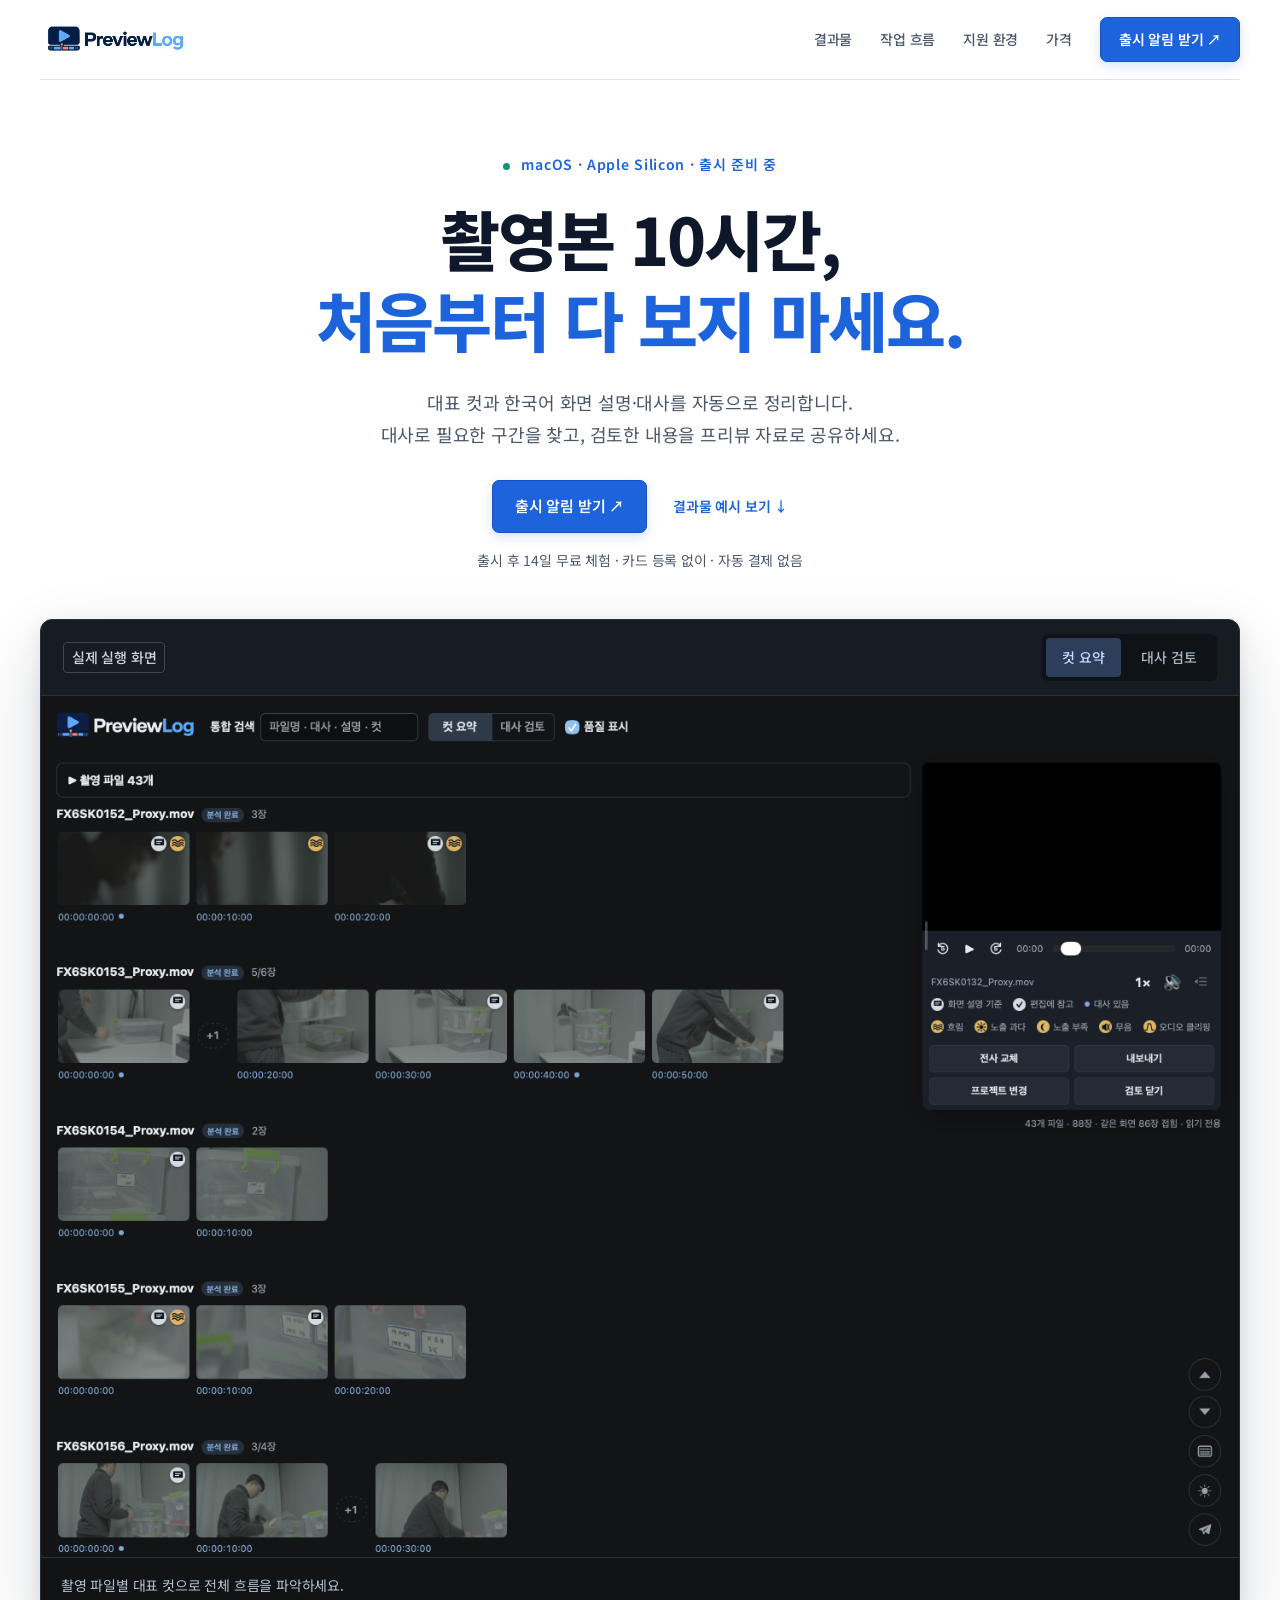
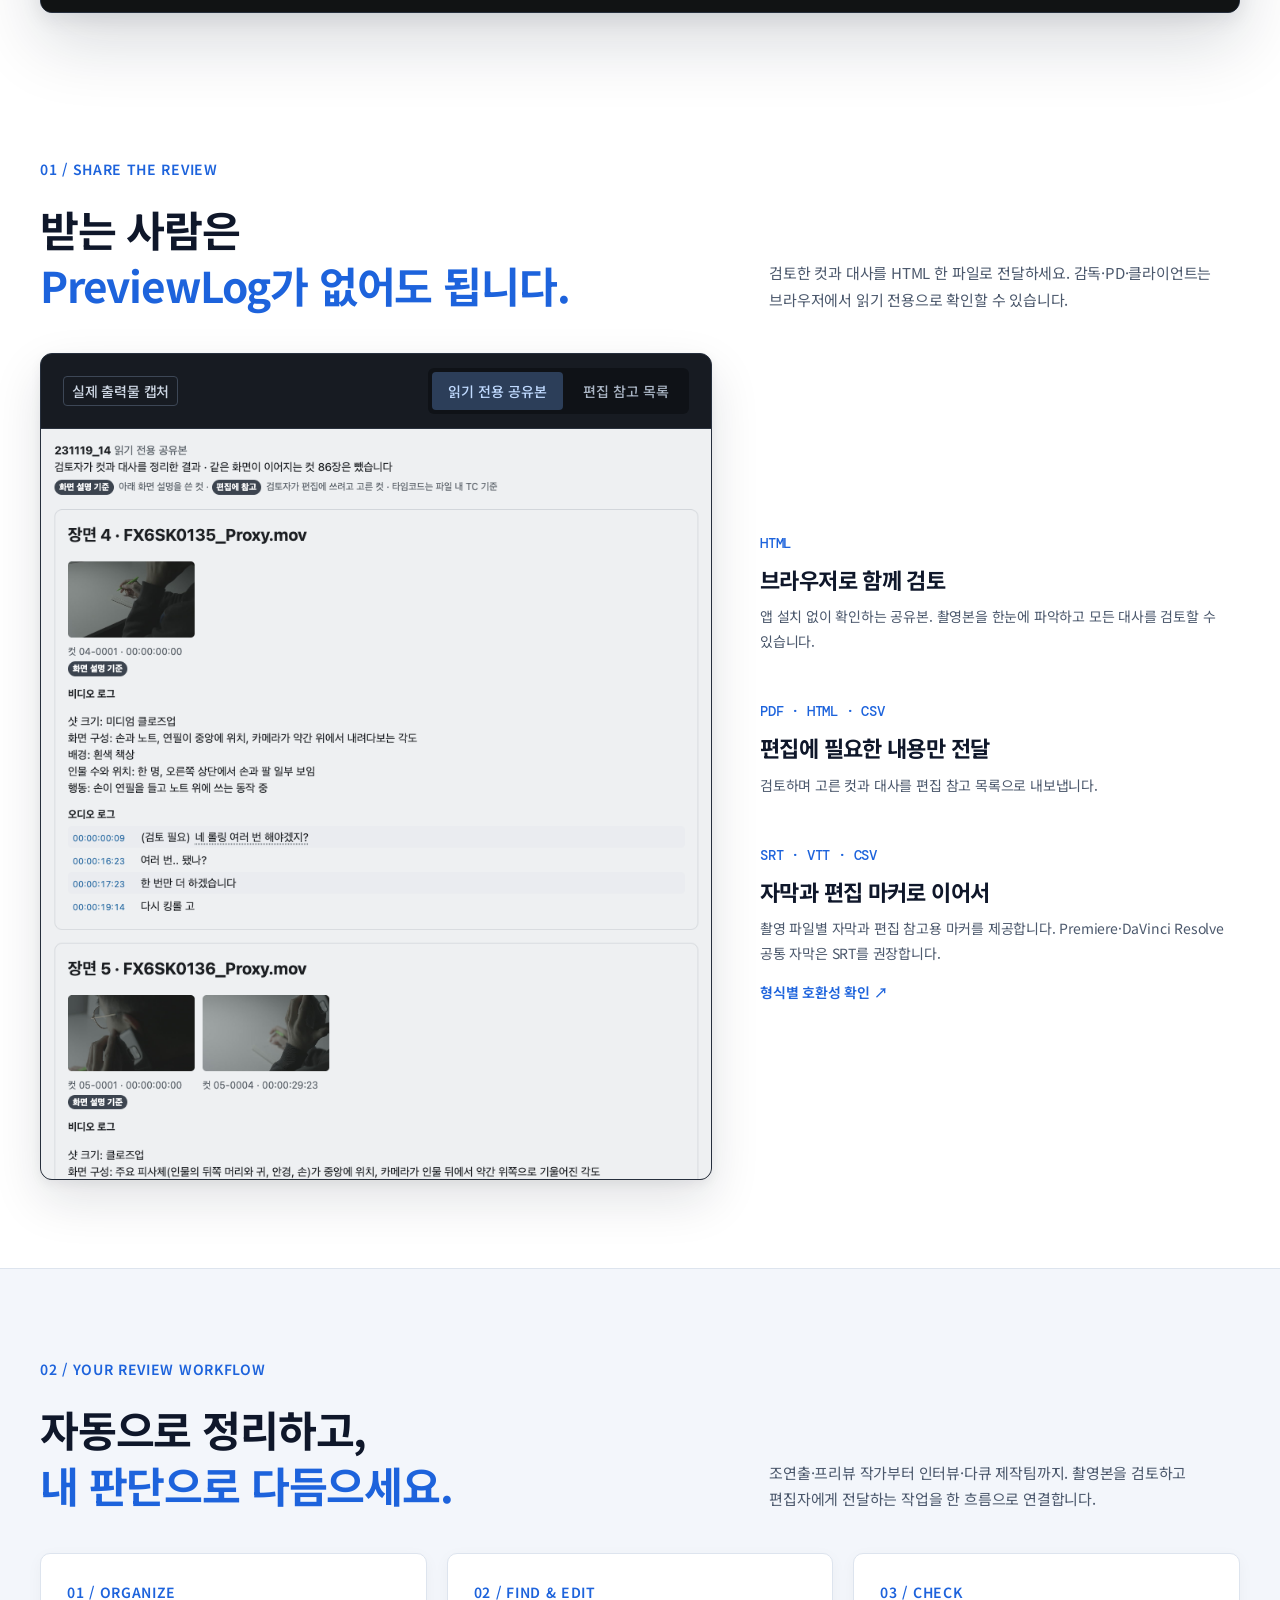
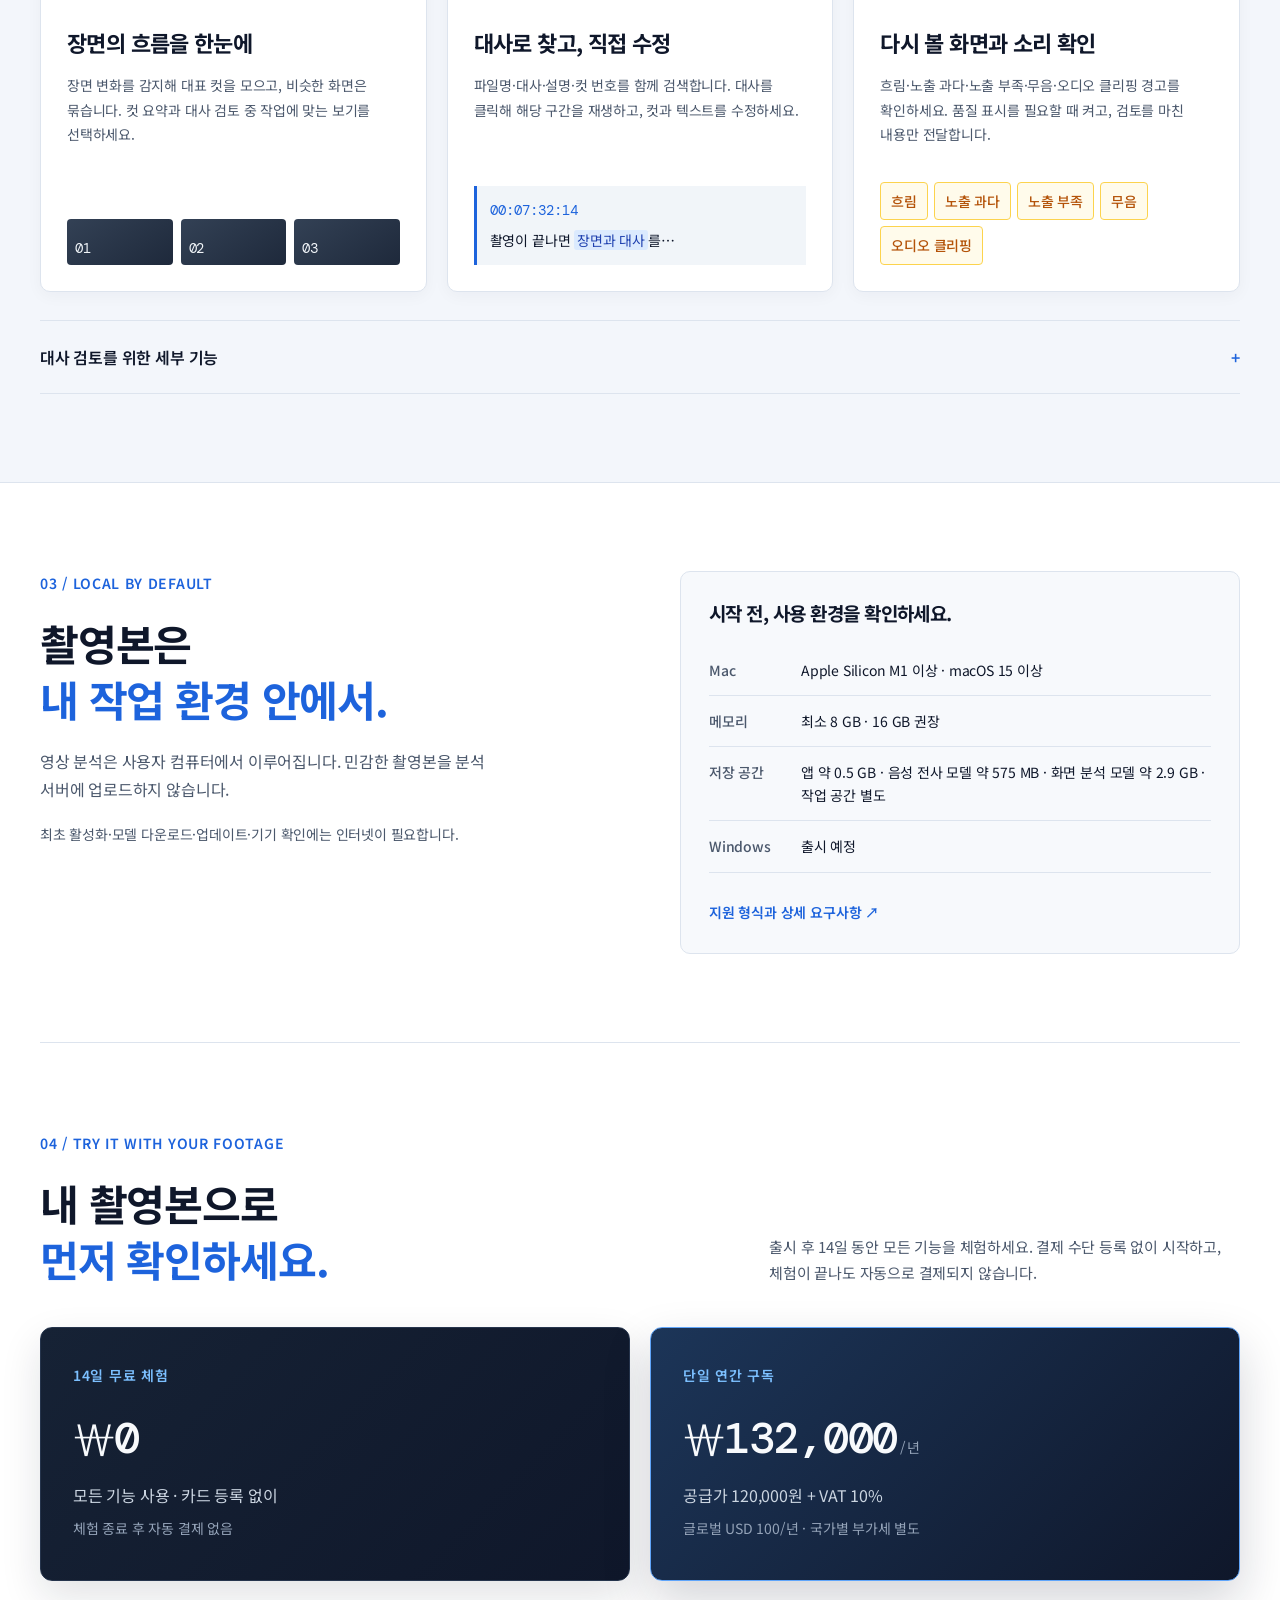
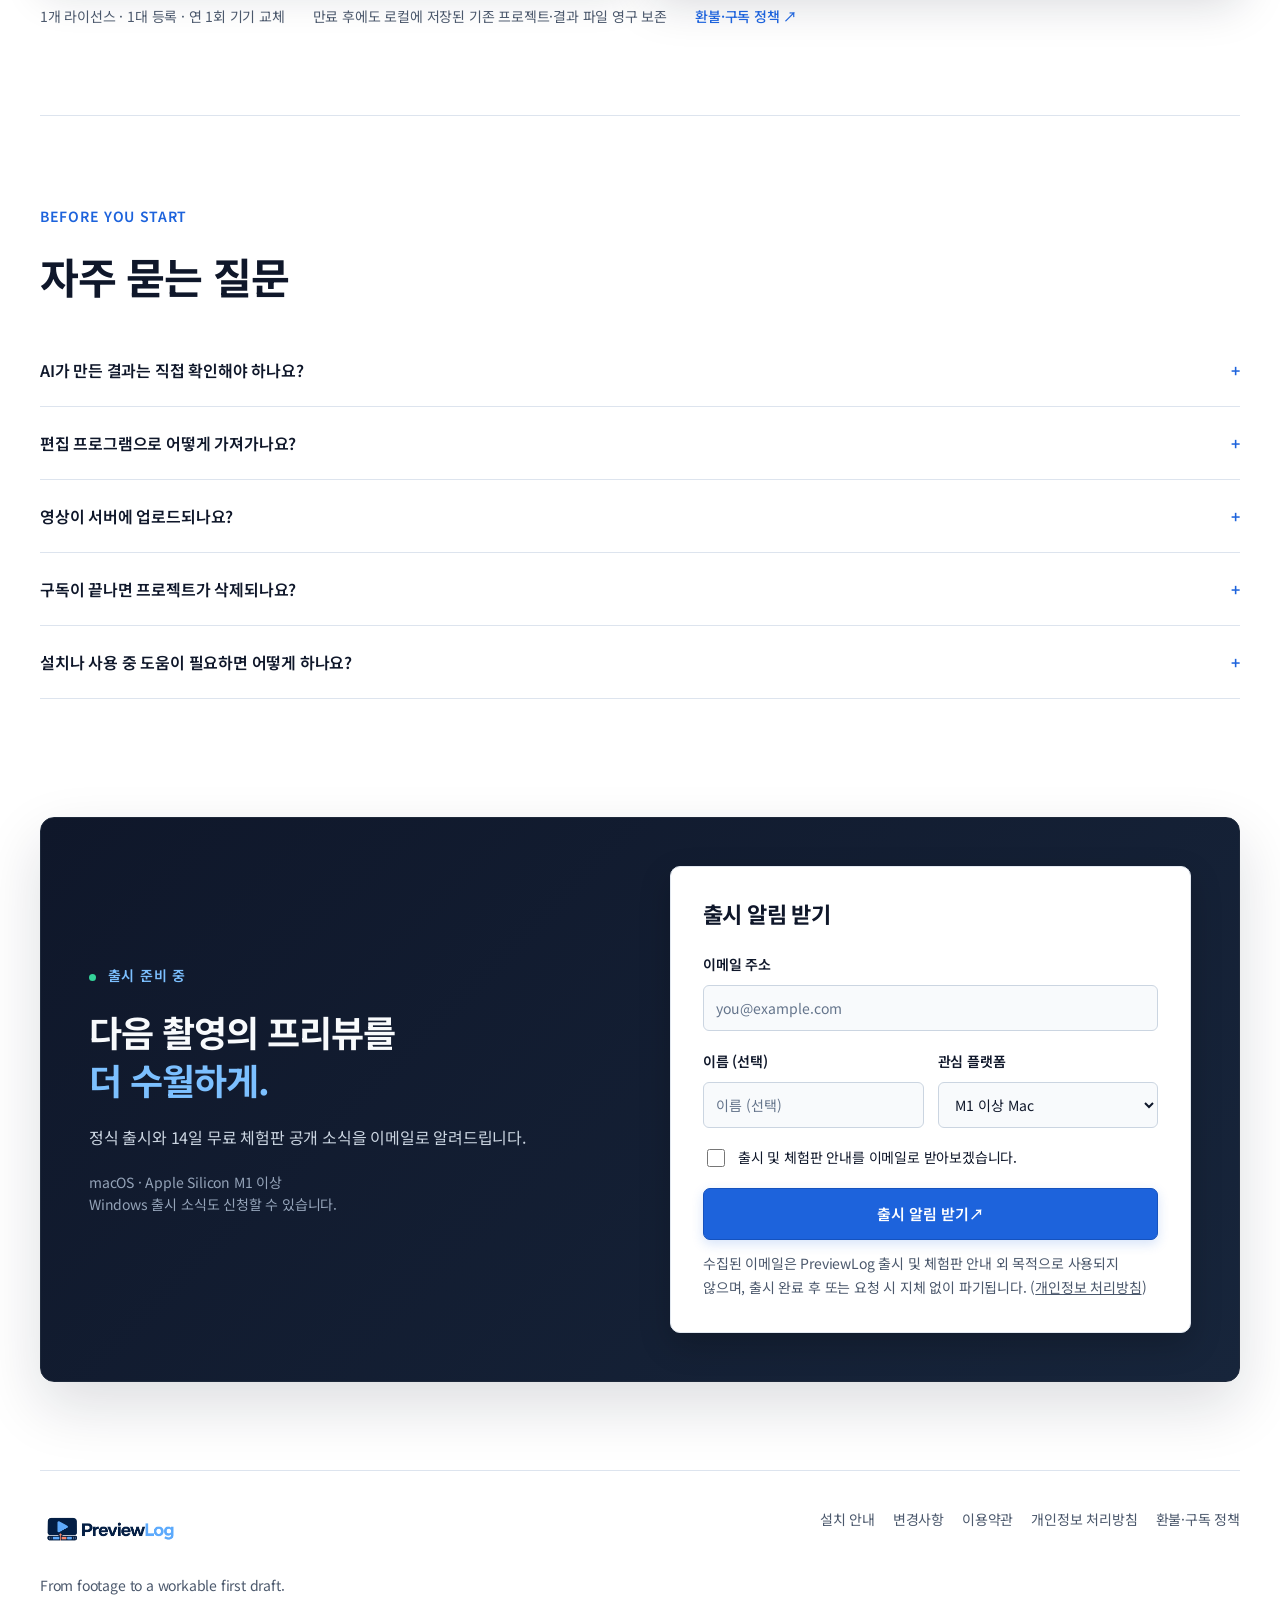
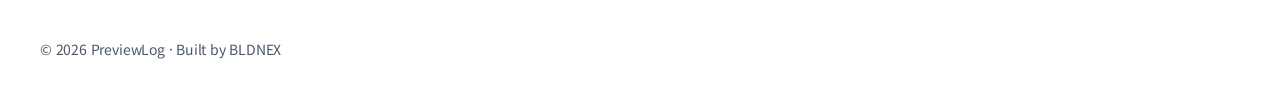
<file: site/index.html>
<!doctype html>
<html lang="ko">
  <head>
    <meta charset="UTF-8" />
    <meta name="viewport" content="width=device-width, initial-scale=1.0" />
    <meta name="theme-color" content="#ffffff" />
    <title>PreviewLog — 촬영본을 편집 가능한 로그로</title>
    <meta
      name="description"
      content="촬영본을 편집용 프리뷰 자료로 빠르게. Mac 로컬에서 프록시 영상을 분석해 대표 컷, 한국어 음성 전사, 타임코드, 품질 경고를 정리하는 데스크톱 앱 PreviewLog입니다."
    />
    <link rel="canonical" href="https://previewlog.bldnex.com/" />
    <link
      rel="icon"
      type="image/png"
      href="./assets/brand/logos/previewlog-symbol.png"
    />

    <!-- Open Graph / 소셜 공유 -->
    <meta property="og:type" content="website" />
    <meta property="og:site_name" content="PreviewLog" />
    <meta property="og:url" content="https://previewlog.bldnex.com/" />
    <meta
      property="og:title"
      content="PreviewLog — 촬영본을 편집 가능한 로그로"
    />
    <meta
      property="og:description"
      content="프록시 영상을 로컬에서 분석해 대표 컷, 한국어 전사, 타임코드와 품질 경고를 정리하는 데스크톱 앱."
    />
    <meta
      property="og:image"
      content="https://previewlog.bldnex.com/assets/brand/logos/previewlog-logo-light.png"
    />

    <!-- Twitter Card -->
    <meta name="twitter:card" content="summary" />
    <meta
      name="twitter:title"
      content="PreviewLog — 촬영본을 편집 가능한 로그로"
    />
    <meta
      name="twitter:description"
      content="프록시 영상을 로컬에서 분석해 대표 컷, 한국어 전사, 타임코드와 품질 경고를 정리하는 데스크톱 앱."
    />
    <meta
      name="twitter:image"
      content="https://previewlog.bldnex.com/assets/brand/logos/previewlog-logo-light.png"
    />

    <!-- 웹폰트 사전 연결 -->
    <link rel="preconnect" href="https://fonts.googleapis.com" />
    <link rel="preconnect" href="https://fonts.gstatic.com" crossorigin />
    <link
      rel="stylesheet"
      href="https://fonts.googleapis.com/css2?family=DM+Mono:wght@400;500&family=Noto+Sans+KR:wght@400;500;600;700;800&display=swap"
    />

    <link rel="stylesheet" href="./landing.css" />
  </head>
  <body>
    <a class="skip-link" href="#main">본문으로 바로가기</a>
    <header class="site-header shell">
      <a class="brand" href="#top"
        ><img
          src="./assets/brand/logos/previewlog-logo-light.png"
          alt="PreviewLog"
          width="150"
      /></a>
      <nav class="nav-links" id="primary-navigation" aria-label="주요 메뉴">
        <a href="#outputs">결과물</a><a href="#features">작업 흐름</a
        ><a href="#requirements">지원 환경</a><a href="#pricing">가격</a>
      </nav>
      <a class="button header-cta" href="#download">출시 알림 받기 ↗</a
      ><button
        class="menu-button"
        type="button"
        aria-label="메뉴 열기"
        aria-controls="primary-navigation"
        aria-expanded="false"
      >
        ☰
      </button>
    </header>
    <main id="main">
      <section class="hero shell" id="top">
        <div class="hero-copy">
          <p class="eyebrow">
            <span class="status-dot"></span> macOS · Apple Silicon · 출시 준비
            중
          </p>
          <h1>촬영본 10시간,<br /><em>처음부터 다 보지 마세요.</em></h1>
          <p class="lede">
            대표 컷과 한국어 화면 설명·대사를 자동으로 정리합니다.<br />대사로
            필요한 구간을 찾고, 검토한 내용을 프리뷰 자료로 공유하세요.
          </p>
          <div class="actions">
            <a class="button" href="#download">출시 알림 받기 ↗</a
            ><a class="text-link" href="#outputs">결과물 예시 보기 ↓</a>
          </div>
          <p class="fine">
            출시 후 14일 무료 체험 · 카드 등록 없이 · 자동 결제 없음
          </p>
        </div>
        <div class="workspace product-capture" aria-label="PreviewLog 실제 실행 화면">
          <div class="workspace-toolbar">
            <span class="example-tag">실제 실행 화면</span>
            <div class="view-switch" role="group" aria-label="실행 화면 선택">
              <button type="button" data-view="cuts" aria-controls="capture-cuts" aria-pressed="true">컷 요약</button>
              <button type="button" data-view="dialogue" aria-controls="capture-dialogue" aria-pressed="false">대사 검토</button>
            </div>
          </div>
          <figure id="capture-dialogue" class="capture-panel" data-capture="dialogue" hidden>
            <img src="./assets/screenshots/dialogue-review.png" width="1404" height="1006" loading="lazy" alt="PreviewLog 대사 검토 화면. 대표 컷 옆에 화면 설명과 타임코드별 대사가 정리되고, 오른쪽에 영상과 품질 경고가 표시됩니다." />
            <figcaption><span>화면 설명, 대사, 품질 경고를 한곳에서 검토하세요.</span></figcaption>
          </figure>
          <figure id="capture-cuts" class="capture-panel" data-capture="cuts">
            <img src="./assets/screenshots/cut-summary.png" width="1404" height="1009" fetchpriority="high" alt="PreviewLog 컷 요약 화면. 촬영 파일별 대표 컷과 타임코드가 나열되고, 흐림 경고와 묶인 컷 수를 함께 확인할 수 있습니다." />
            <figcaption><span>촬영 파일별 대표 컷으로 전체 흐름을 파악하세요.</span></figcaption>
          </figure>
        </div>
      </section>
      <section class="outputs shell section" id="outputs">
        <div class="section-heading">
          <div>
            <p class="eyebrow">01 / SHARE THE REVIEW</p>
            <h2>받는 사람은<br /><em>PreviewLog가 없어도 됩니다.</em></h2>
          </div>
          <p>
            검토한 컷과 대사를 HTML 한 파일로 전달하세요. 감독·PD·클라이언트는
            브라우저에서 읽기 전용으로 확인할 수 있습니다.
          </p>
        </div>
        <div class="output-layout">
        <div class="output-gallery">
          <div class="workspace-toolbar">
            <span class="example-tag">실제 출력물 캡처</span>
            <div class="view-switch" role="group" aria-label="출력물 선택">
              <button type="button" data-output="share" aria-controls="output-share" aria-pressed="true">읽기 전용 공유본</button>
              <button type="button" data-output="reference" aria-controls="output-reference" aria-pressed="false">편집 참고 목록</button>
            </div>
          </div>
          <figure class="output-capture" id="output-share" data-output-panel="share">
            <img src="./assets/screenshots/read-only-share.png" width="846" height="946" loading="lazy" alt="읽기 전용 공유본. 장면별 대표 컷과 화면 설명, 타임코드별 대사가 함께 정리된 실제 출력물." />
          </figure>
          <figure class="output-capture" id="output-reference" data-output-panel="reference" hidden>
            <img src="./assets/screenshots/edit-reference.png" width="851" height="948" loading="lazy" alt="편집 참고 목록. 검토에서 고른 컷과 대사를 순번, 화면, 타임코드, 내용 열로 정리한 실제 출력물." />
          </figure>
        </div>
        <div class="output-details">
          <div class="export-list">
            <article>
              <span class="file-type">HTML</span>
              <h3>브라우저로 함께 검토</h3>
              <p>
                앱 설치 없이 확인하는 공유본. 촬영본을 한눈에 파악하고 모든
                대사를 검토할 수 있습니다.
              </p>
            </article>
            <article>
              <span class="file-type">PDF · HTML · CSV</span>
              <h3>편집에 필요한 내용만 전달</h3>
              <p>검토하며 고른 컷과 대사를 편집 참고 목록으로 내보냅니다.</p>
            </article>
            <article>
              <span class="file-type">SRT · VTT · CSV</span>
              <h3>자막과 편집 마커로 이어서</h3>
              <p>
                촬영 파일별 자막과 편집 참고용 마커를 제공합니다.
                Premiere·DaVinci Resolve 공통 자막은 SRT를 권장합니다.
              </p>
              <a class="text-link" href="./requirements.html"
                >형식별 호환성 확인 ↗</a
              >
            </article>
          </div>
        </div>
        </div>
      </section>
      <section class="workflow section" id="features">
        <div class="shell">
          <div class="section-heading">
            <div>
              <p class="eyebrow">02 / YOUR REVIEW WORKFLOW</p>
              <h2>자동으로 정리하고,<br /><em>내 판단으로 다듬으세요.</em></h2>
            </div>
            <p>
              조연출·프리뷰 작가부터 인터뷰·다큐 제작팀까지. 촬영본을 검토하고
              편집자에게 전달하는 작업을 한 흐름으로 연결합니다.
            </p>
          </div>
          <div class="workflow-grid">
            <article>
              <span class="step">01 / ORGANIZE</span>
              <h3>장면의 흐름을 한눈에</h3>
              <p>
                장면 변화를 감지해 대표 컷을 모으고, 비슷한 화면은 묶습니다. 컷
                요약과 대사 검토 중 작업에 맞는 보기를 선택하세요.
              </p>
              <div class="mini-strip" aria-hidden="true">
                <span>01</span><span>02</span><span>03</span>
              </div>
            </article>
            <article>
              <span class="step">02 / FIND & EDIT</span>
              <h3>대사로 찾고, 직접 수정</h3>
              <p>
                파일명·대사·설명·컷 번호를 함께 검색합니다. 대사를 클릭해 해당
                구간을 재생하고, 컷과 텍스트를 수정하세요.
              </p>
              <div class="mini-log">
                <span class="mono">00:07:32:14</span
                ><span>촬영이 끝나면 <mark>장면과 대사</mark>를…</span>
              </div>
            </article>
            <article>
              <span class="step">03 / CHECK</span>
              <h3>다시 볼 화면과 소리 확인</h3>
              <p>
                흐림·노출 과다·노출 부족·무음·오디오 클리핑 경고를 확인하세요.
                품질 표시를 필요할 때 켜고, 검토를 마친 내용만 전달합니다.
              </p>
              <div class="qc-tags">
                <span>흐림</span><span>노출 과다</span><span>노출 부족</span
                ><span>무음</span><span>오디오 클리핑</span>
              </div>
            </article>
          </div>
          <details class="advanced">
            <summary>대사 검토를 위한 세부 기능 <span>+</span></summary>
            <div>
              <p>
                <b>다채널 오디오</b>목소리가 담긴 채널을 반영하고 완전히 무음인
                채널은 제외합니다. 특정 채널만 다시 전사할 수도 있습니다.
              </p>
              <p>
                <b>클로바노트 전사 교체</b>전사 파일을 교체해 발화자를 구분하고,
                필요하면 이전 상태로 되돌립니다.
              </p>
              <p>
                <b>수정과 되돌리기</b>컷 추가·숨김·삭제·순서 변경과 대사 수정을
                지원합니다. 편집 모드에서 되돌리기·다시 실행·저장을 사용할 수
                있습니다.
              </p>
            </div>
          </details>
        </div>
      </section>
      <section class="section shell environment" id="requirements">
        <div>
          <p class="eyebrow">03 / LOCAL BY DEFAULT</p>
          <h2>촬영본은<br /><em>내 작업 환경 안에서.</em></h2>
          <p>
            영상 분석은 사용자 컴퓨터에서 이루어집니다. 민감한 촬영본을 분석
            서버에 업로드하지 않습니다.
          </p>
          <p class="fine">
            최초 활성화·모델 다운로드·업데이트·기기 확인에는 인터넷이
            필요합니다.
          </p>
        </div>
        <div class="spec-panel">
          <h3>시작 전, 사용 환경을 확인하세요.</h3>
          <dl>
            <div>
              <dt>Mac</dt>
              <dd>Apple Silicon M1 이상 · macOS 15 이상</dd>
            </div>
            <div>
              <dt>메모리</dt>
              <dd>최소 8 GB · 16 GB 권장</dd>
            </div>
            <div>
              <dt>저장 공간</dt>
              <dd>
                앱 약 0.5 GB · 음성 전사 모델 약 575 MB · 화면 분석 모델 약 2.9
                GB · 작업 공간 별도
              </dd>
            </div>
            <div>
              <dt>Windows</dt>
              <dd>출시 예정</dd>
            </div>
          </dl>
          <a class="text-link" href="./requirements.html"
            >지원 형식과 상세 요구사항 ↗</a
          >
        </div>
      </section>
      <section class="section shell pricing" id="pricing">
        <div class="section-heading">
          <div>
            <p class="eyebrow">04 / TRY IT WITH YOUR FOOTAGE</p>
            <h2>내 촬영본으로<br /><em>먼저 확인하세요.</em></h2>
          </div>
          <p>
            출시 후 14일 동안 모든 기능을 체험하세요. 결제 수단 등록 없이
            시작하고, 체험이 끝나도 자동으로 결제되지 않습니다.
          </p>
        </div>
        <div class="pricing-grid">
          <article>
            <span class="eyebrow">14일 무료 체험</span>
            <h3>₩0</h3>
            <p>모든 기능 사용 · 카드 등록 없이</p>
            <p class="fine">체험 종료 후 자동 결제 없음</p>
          </article>
          <article class="annual">
            <span class="eyebrow">단일 연간 구독</span>
            <h3>₩132,000<span> / 년</span></h3>
            <p>공급가 120,000원 + VAT 10%</p>
            <p class="fine">글로벌 USD 100/년 · 국가별 부가세 별도</p>
          </article>
        </div>
        <div class="license-notes">
          <span>1개 라이선스 · 1대 등록 · 연 1회 기기 교체</span
          ><span
            >만료 후에도 로컬에 저장된 기존 프로젝트·결과 파일 영구 보존</span
          ><a href="./refund.html">환불·구독 정책 ↗</a>
        </div>
      </section>
      <section class="section shell faq">
        <p class="eyebrow">BEFORE YOU START</p>
        <h2>자주 묻는 질문</h2>
        <div class="faq-list">
          <details>
            <summary>
              AI가 만든 결과는 직접 확인해야 하나요?<span>+</span>
            </summary>
            <p>
              네. 전사, 화면 설명, 품질 경고는 검토를 돕는 보조 결과입니다.
              중요한 컷과 대사를 영상으로 확인하고 필요한 내용을 수정하세요.
            </p>
          </details>
          <details>
            <summary>
              편집 프로그램으로 어떻게 가져가나요?<span>+</span>
            </summary>
            <p>
              Premiere Pro와 DaVinci Resolve 공통 자막 형식은 SRT를 권장합니다.
              VTT는 지원하는 프로그램에서 사용하세요. CSV 마커 가져오기는
              프로그램 버전과 형식에 따라 외부 도구가 필요할 수 있으며, 타임코드
              참고 목록으로도 사용할 수 있습니다.
              <a href="./requirements.html">자세한 호환성 안내</a>
            </p>
          </details>
          <details>
            <summary>영상이 서버에 업로드되나요?<span>+</span></summary>
            <p>
              기본 분석은 내 컴퓨터에서 수행됩니다. 영상·오디오·전사 결과는
              사용자가 지원 자료 전송을 직접 선택하지 않는 한 회사 서버로
              전송하지 않습니다.
            </p>
          </details>
          <details>
            <summary>
              구독이 끝나면 프로젝트가 삭제되나요?<span>+</span>
            </summary>
            <p>
              로컬에 저장된 기존 프로젝트와 결과 파일은 삭제되지 않습니다. 구독
              만료 시 신규 분석과 내보내기는 제한됩니다.
            </p>
          </details>
          <details>
            <summary>
              설치나 사용 중 도움이 필요하면 어떻게 하나요?<span>+</span>
            </summary>
            <p>
              <a href="./install.html">설치 가이드</a>를 확인하거나
              <a href="mailto:bldnex.dev@gmail.com">bldnex.dev@gmail.com</a>으로
              문의하세요. 앱·운영체제 버전과 오류 상황을 함께 알려주시면 확인에
              도움이 됩니다.
            </p>
          </details>
        </div>
      </section>
      <section class="section shell download" id="download">
        <div class="download-card">
          <div>
            <p class="eyebrow"><span class="status-dot"></span> 출시 준비 중</p>
            <h2>다음 촬영의 프리뷰를<br /><em>더 수월하게.</em></h2>
            <p>
              정식 출시와 14일 무료 체험판 공개 소식을 이메일로 알려드립니다.
            </p>
            <p class="fine">
              macOS · Apple Silicon M1 이상<br />Windows 출시 소식도 신청할 수
              있습니다.
            </p>
          </div>
          <div class="waitlist-card">
            <h3>출시 알림 받기</h3>
            <form
              class="download-actions waitlist-form"
              data-endpoint="/api/waitlist"
              novalidate
            >
              <div class="form-group">
                <label for="waitlist-email">이메일 주소</label>
                <input
                  id="waitlist-email"
                  name="email"
                  type="email"
                  autocomplete="email"
                  placeholder="you@example.com"
                  required
                />
              </div>
              <div class="waitlist-fields">
                <div class="form-group">
                  <label for="waitlist-name">이름 (선택)</label>
                  <input
                    id="waitlist-name"
                    name="name"
                    type="text"
                    autocomplete="name"
                    placeholder="이름 (선택)"
                  />
                </div>
                <div class="form-group">
                  <label for="waitlist-platform">관심 플랫폼</label>
                  <select
                    id="waitlist-platform"
                    name="platform"
                    aria-label="관심 플랫폼"
                  >
                    <option value="macos">M1 이상 Mac</option>
                    <option value="windows">Windows (출시 예정)</option>
                  </select>
                </div>
              </div>
              <label class="waitlist-consent">
                <input name="consent" type="checkbox" value="yes" required />
                <span>출시 및 체험판 안내를 이메일로 받아보겠습니다.</span>
              </label>
              <input
                class="waitlist-honeypot"
                name="website"
                type="text"
                tabindex="-1"
                autocomplete="off"
                aria-hidden="true"
              />
              <button class="button" type="submit">
                출시 알림 받기 <span>↗</span>
              </button>
              <span
                class="waitlist-status"
                role="status"
                aria-live="polite"
              ></span>
              <p class="waitlist-privacy-notice">
                수집된 이메일은 PreviewLog 출시 및 체험판 안내 외 목적으로
                사용되지 않으며, 출시 완료 후 또는 요청 시 지체 없이 파기됩니다.
                (<a
                  href="./privacy.html"
                  style="color: inherit; text-decoration: underline"
                  >개인정보 처리방침</a
                >)
              </p>
            </form>
          </div>
        </div>
      </section>
    </main>
    <footer class="shell site-footer">
      <div>
        <a href="#top"
          ><img
            src="./assets/brand/logos/previewlog-logo-light.png"
            alt="PreviewLog"
            width="140"
        /></a>
        <p>From footage to a workable first draft.</p>
      </div>
      <div class="footer-links">
        <a href="./install.html">설치 안내</a
        ><a href="./changelog.html">변경사항</a
        ><a href="./terms.html">이용약관</a
        ><a href="./privacy.html">개인정보 처리방침</a
        ><a href="./refund.html">환불·구독 정책</a>
      </div>
      <p class="copyright">
        © 2026 PreviewLog · Built by <a href="https://bldnex.com">BLDNEX</a>
      </p>
    </footer>
    <script src="./main.js"></script>
    <script src="./landing.js"></script>
  </body>
</html>
</file>
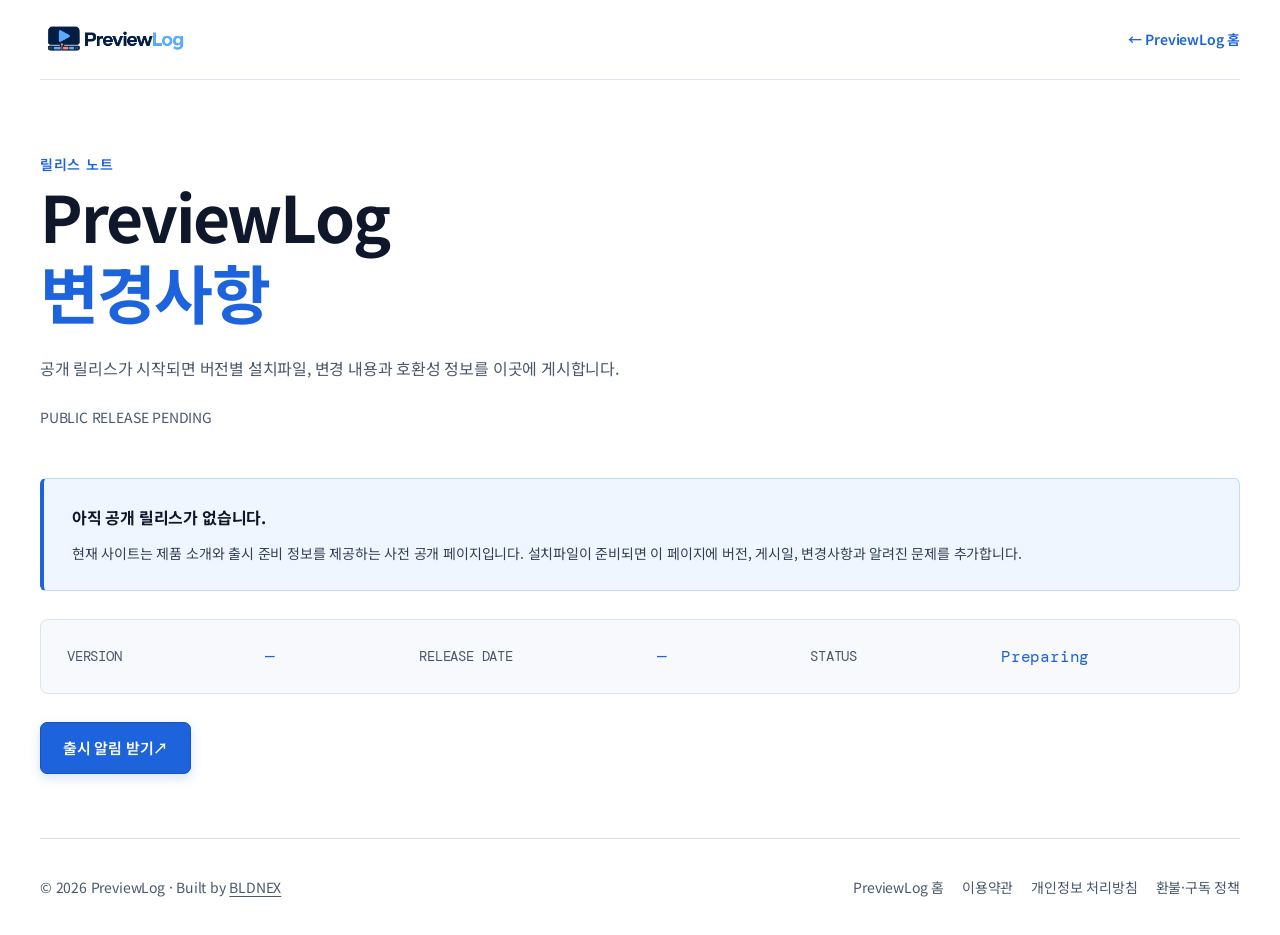
<file: site/changelog.html>
<!doctype html>
<html lang="ko">
  <head>
    <meta charset="UTF-8" />
    <meta name="viewport" content="width=device-width, initial-scale=1.0" />
    <meta name="theme-color" content="#ffffff" />
    <title>변경사항 — PreviewLog</title>
    <meta
      name="description"
      content="PreviewLog의 버전별 릴리스 노트와 변경 이력, 호환성 안내."
    />
    <link rel="canonical" href="https://previewlog.bldnex.com/changelog" />
    <link
      rel="icon"
      type="image/png"
      href="./assets/brand/logos/previewlog-symbol.png"
    />
    <link rel="preconnect" href="https://fonts.googleapis.com" />
    <link rel="preconnect" href="https://fonts.gstatic.com" crossorigin />
    <link
      rel="stylesheet"
      href="https://fonts.googleapis.com/css2?family=DM+Mono:wght@400;500&family=Noto+Sans+KR:wght@400;500;600;700;800&display=swap"
    />
    <link rel="stylesheet" href="./landing.css" />
    <link rel="stylesheet" href="./subpages.css" />
  </head>
  <body class="subpage changelog-page">
    <a class="skip-link" href="#main">본문으로 바로가기</a>
    <header class="site-header shell">
      <a class="brand" href="./">
        <img
          src="./assets/brand/logos/previewlog-logo-light.png"
          alt="PreviewLog"
          width="150"
        />
      </a>
      <a class="text-link back-link" href="./">← PreviewLog 홈</a>
    </header>

    <main id="main">
      <section class="subpage-hero shell">
        <div class="eyebrow">릴리스 노트</div>
        <h1>PreviewLog<br /><em>변경사항</em></h1>
        <p>
          공개 릴리스가 시작되면 버전별 설치파일, 변경 내용과 호환성 정보를
          이곳에 게시합니다.
        </p>
        <span class="fine">PUBLIC RELEASE PENDING</span>
      </section>

      <section class="subpage-content shell">
        <div class="notice-box">
          <b>아직 공개 릴리스가 없습니다.</b>
          <p>
            현재 사이트는 제품 소개와 출시 준비 정보를 제공하는 사전 공개
            페이지입니다. 설치파일이 준비되면 이 페이지에 버전, 게시일,
            변경사항과 알려진 문제를 추가합니다.
          </p>
        </div>

        <div class="release-placeholder">
          <span>VERSION</span><strong>—</strong> <span>RELEASE DATE</span
          ><strong>—</strong> <span>STATUS</span><strong>Preparing</strong>
        </div>

        <a class="button" href="./#download">출시 알림 받기 <span>↗</span></a>
      </section>
    </main>

    <footer class="site-footer shell">
      <div class="footer-bottom">
        <span
          >© 2026 PreviewLog · Built by
          <a
            href="https://bldnex.com"
            target="_blank"
            rel="noopener noreferrer"
            style="
              color: inherit;
              text-decoration: underline;
              text-underline-offset: 3px;
            "
            >BLDNEX</a
          ></span
        >
        <div class="footer-links">
          <a href="./">PreviewLog 홈</a>
          <a href="./terms.html">이용약관</a>
          <a href="./privacy.html">개인정보 처리방침</a>
          <a href="./refund.html">환불·구독 정책</a>
        </div>
      </div>
    </footer>
  </body>
</html>
</file>
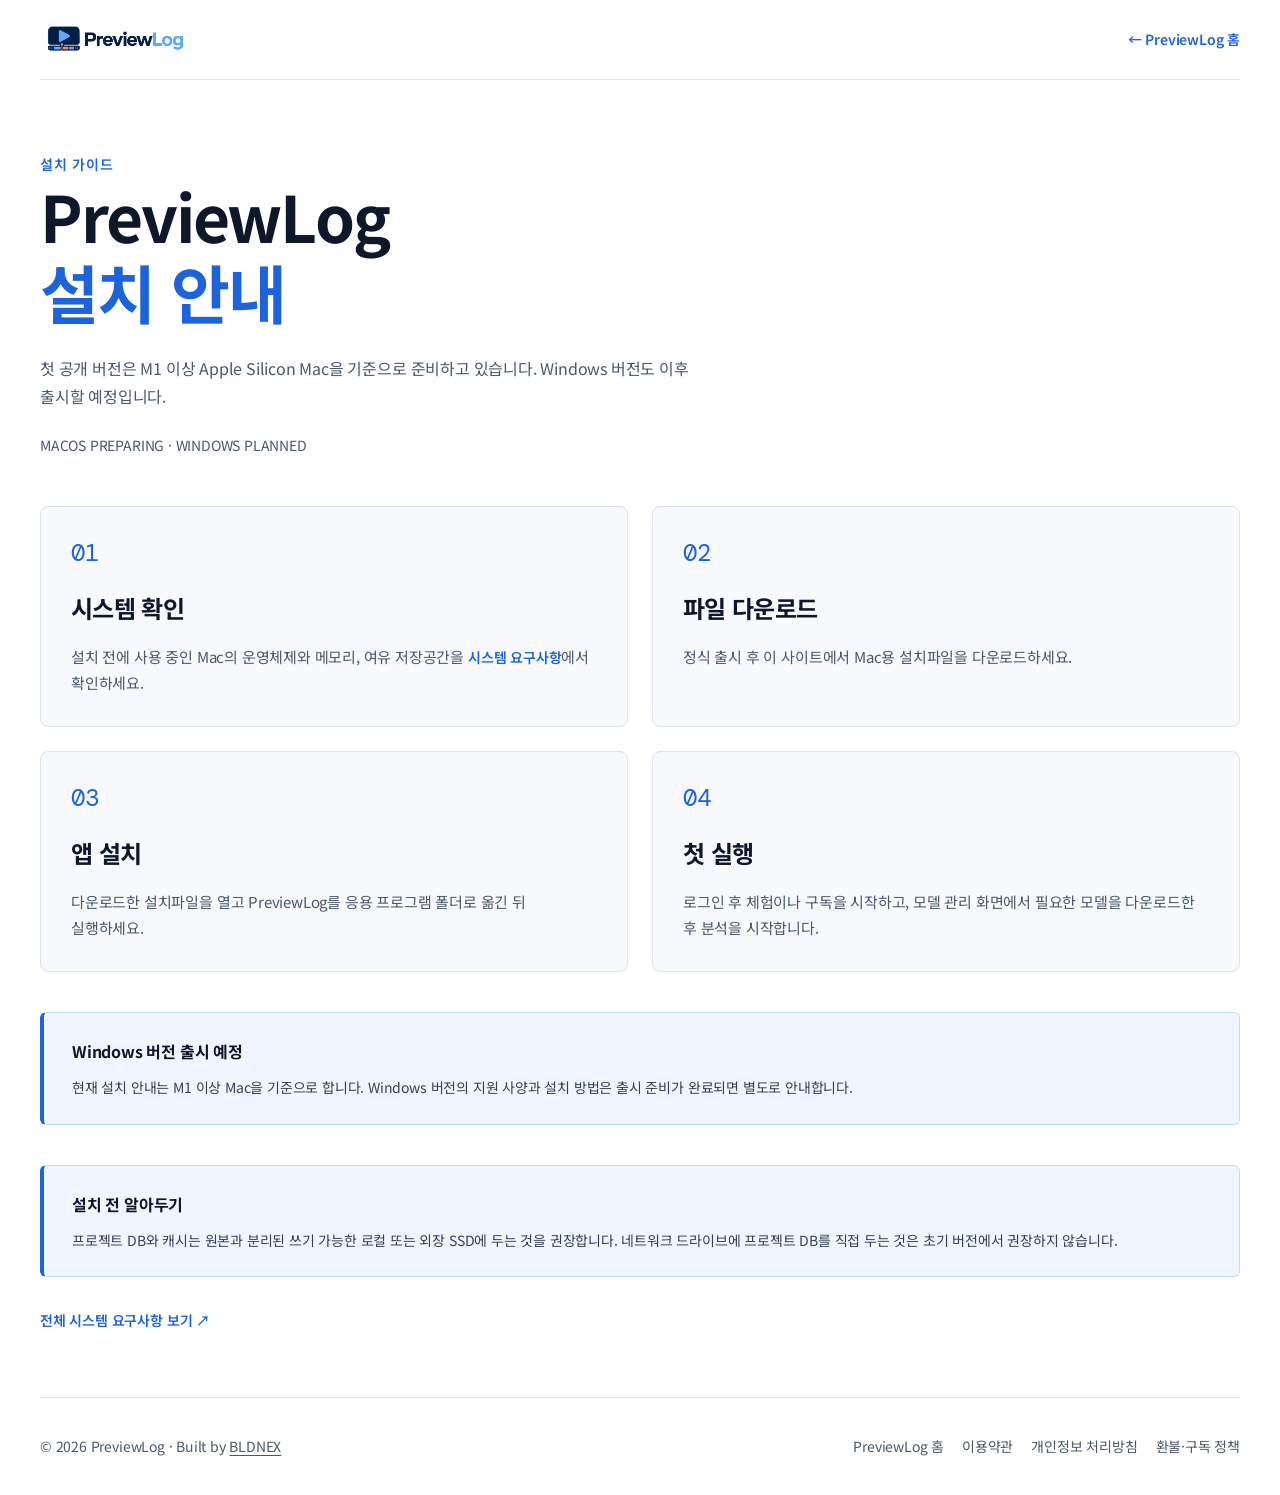
<file: site/install.html>
<!doctype html>
<html lang="ko">
  <head>
    <meta charset="UTF-8" />
    <meta name="viewport" content="width=device-width, initial-scale=1.0" />
    <meta name="theme-color" content="#ffffff" />
    <title>설치 안내 — PreviewLog</title>
    <meta
      name="description"
      content="PreviewLog 설치 및 초기 실행 가이드. Apple Silicon M1 이상 macOS 시스템 확인, DMG 설치, 초기 모델 다운로드 절차를 안내합니다."
    />
    <link rel="canonical" href="https://previewlog.bldnex.com/install" />
    <link
      rel="icon"
      type="image/png"
      href="./assets/brand/logos/previewlog-symbol.png"
    />
    <link rel="preconnect" href="https://fonts.googleapis.com" />
    <link rel="preconnect" href="https://fonts.gstatic.com" crossorigin />
    <link
      rel="stylesheet"
      href="https://fonts.googleapis.com/css2?family=DM+Mono:wght@400;500&family=Noto+Sans+KR:wght@400;500;600;700;800&display=swap"
    />
    <link rel="stylesheet" href="./landing.css" />
    <link rel="stylesheet" href="./subpages.css" />
  </head>
  <body class="subpage install-page">
    <a class="skip-link" href="#main">본문으로 바로가기</a>
    <header class="site-header shell">
      <a class="brand" href="./">
        <img
          src="./assets/brand/logos/previewlog-logo-light.png"
          alt="PreviewLog"
          width="150"
        />
      </a>
      <a class="text-link back-link" href="./">← PreviewLog 홈</a>
    </header>

    <main id="main">
      <section class="subpage-hero shell">
        <div class="eyebrow">설치 가이드</div>
        <h1>PreviewLog<br /><em>설치 안내</em></h1>
        <p>
          첫 공개 버전은 M1 이상 Apple Silicon Mac을 기준으로 준비하고 있습니다.
          Windows 버전도 이후 출시할 예정입니다.
        </p>
        <span class="fine">MACOS PREPARING · WINDOWS PLANNED</span>
      </section>

      <section class="subpage-content shell">
        <div class="guide-grid">
          <article>
            <span>01</span>
            <h2>시스템 확인</h2>
            <p>
              설치 전에 사용 중인 Mac의 운영체제와 메모리, 여유 저장공간을
              <a class="text-link" href="./requirements.html">시스템 요구사항</a
              >에서 확인하세요.
            </p>
          </article>
          <article>
            <span>02</span>
            <h2>파일 다운로드</h2>
            <p>정식 출시 후 이 사이트에서 Mac용 설치파일을 다운로드하세요.</p>
          </article>
          <article>
            <span>03</span>
            <h2>앱 설치</h2>
            <p>
              다운로드한 설치파일을 열고 PreviewLog를 응용 프로그램 폴더로 옮긴
              뒤 실행하세요.
            </p>
          </article>
          <article>
            <span>04</span>
            <h2>첫 실행</h2>
            <p>
              로그인 후 체험이나 구독을 시작하고, 모델 관리 화면에서 필요한
              모델을 다운로드한 후 분석을 시작합니다.
            </p>
          </article>
        </div>

        <div class="notice-box">
          <b>Windows 버전 출시 예정</b>
          <p>
            현재 설치 안내는 M1 이상 Mac을 기준으로 합니다. Windows 버전의 지원
            사양과 설치 방법은 출시 준비가 완료되면 별도로 안내합니다.
          </p>
        </div>

        <div class="notice-box">
          <b>설치 전 알아두기</b>
          <p>
            프로젝트 DB와 캐시는 원본과 분리된 쓰기 가능한 로컬 또는 외장 SSD에
            두는 것을 권장합니다. 네트워크 드라이브에 프로젝트 DB를 직접 두는
            것은 초기 버전에서 권장하지 않습니다.
          </p>
        </div>

        <a class="text-link" href="./requirements.html"
          >전체 시스템 요구사항 보기 <span>↗</span></a
        >
      </section>
    </main>

    <footer class="site-footer shell">
      <div class="footer-bottom">
        <span
          >© 2026 PreviewLog · Built by
          <a
            href="https://bldnex.com"
            target="_blank"
            rel="noopener noreferrer"
            style="
              color: inherit;
              text-decoration: underline;
              text-underline-offset: 3px;
            "
            >BLDNEX</a
          ></span
        >
        <div class="footer-links">
          <a href="./">PreviewLog 홈</a>
          <a href="./terms.html">이용약관</a>
          <a href="./privacy.html">개인정보 처리방침</a>
          <a href="./refund.html">환불·구독 정책</a>
        </div>
      </div>
    </footer>
  </body>
</html>
</file>
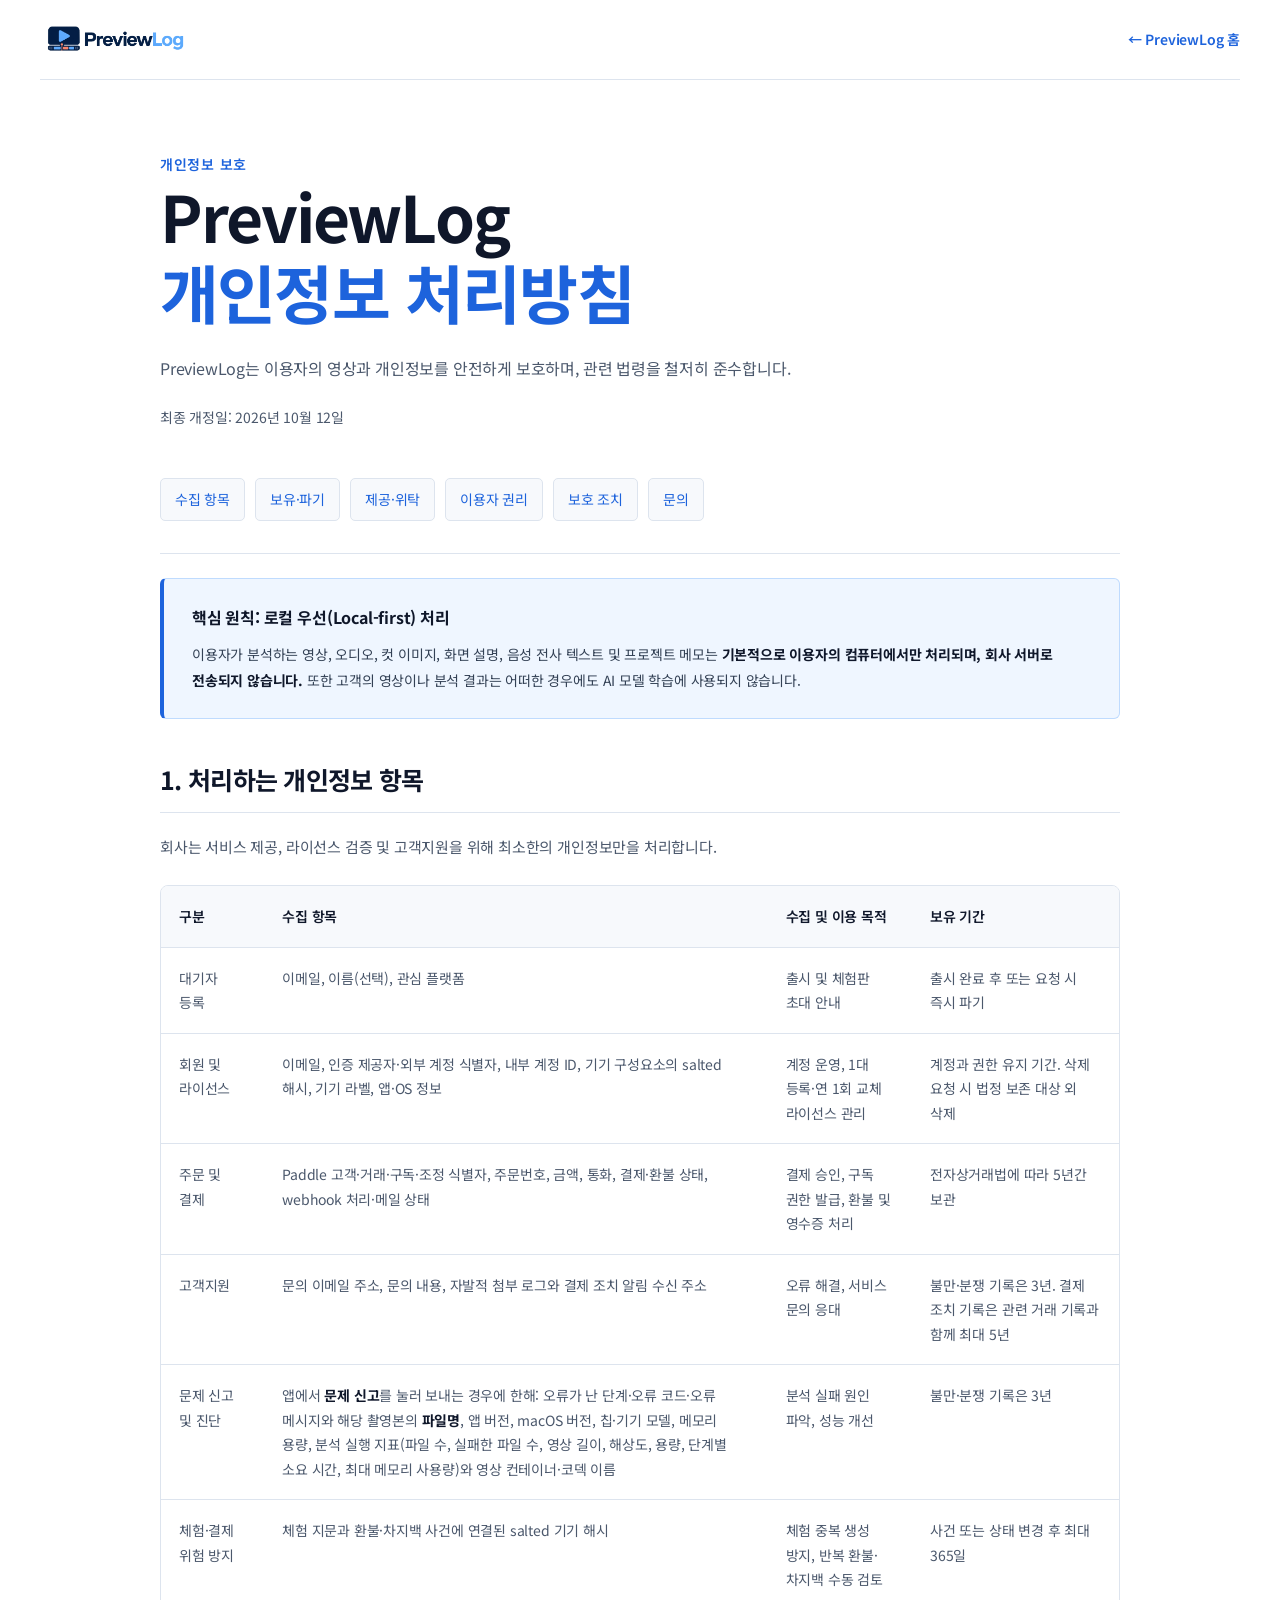
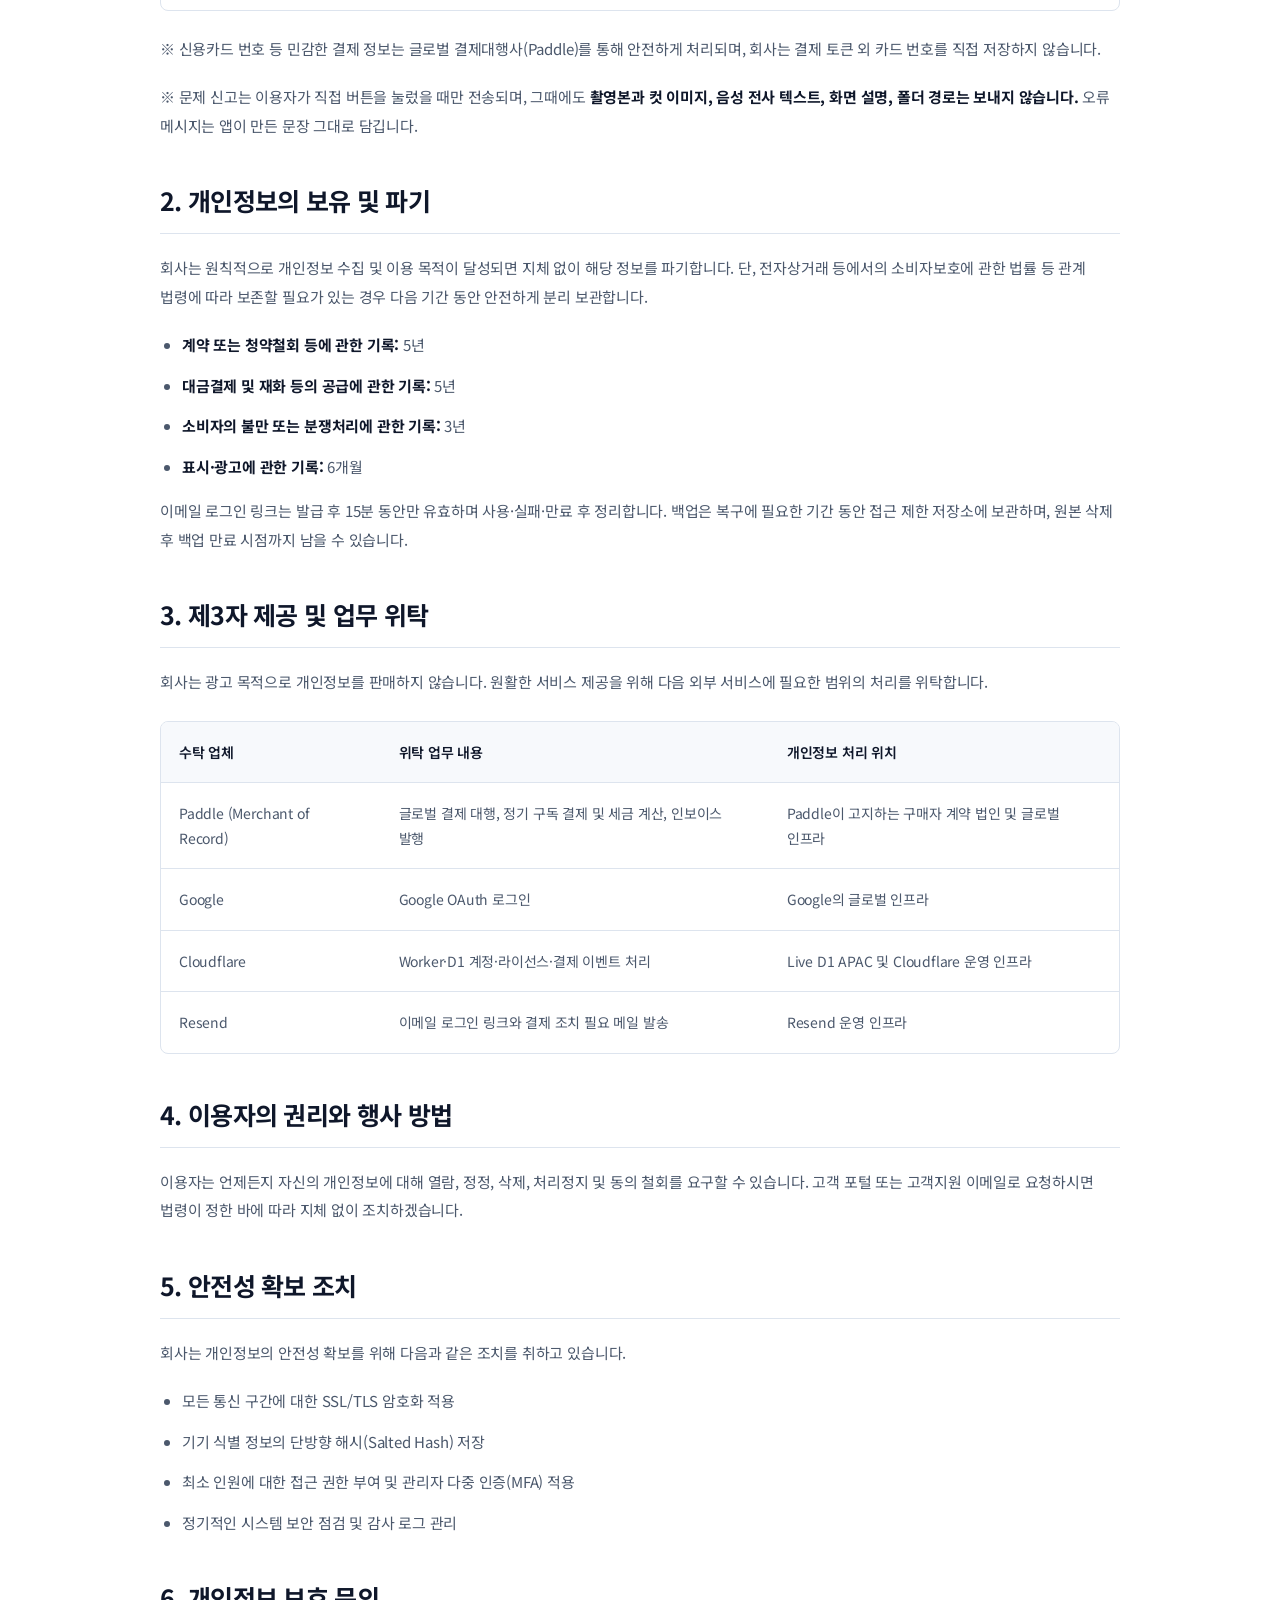
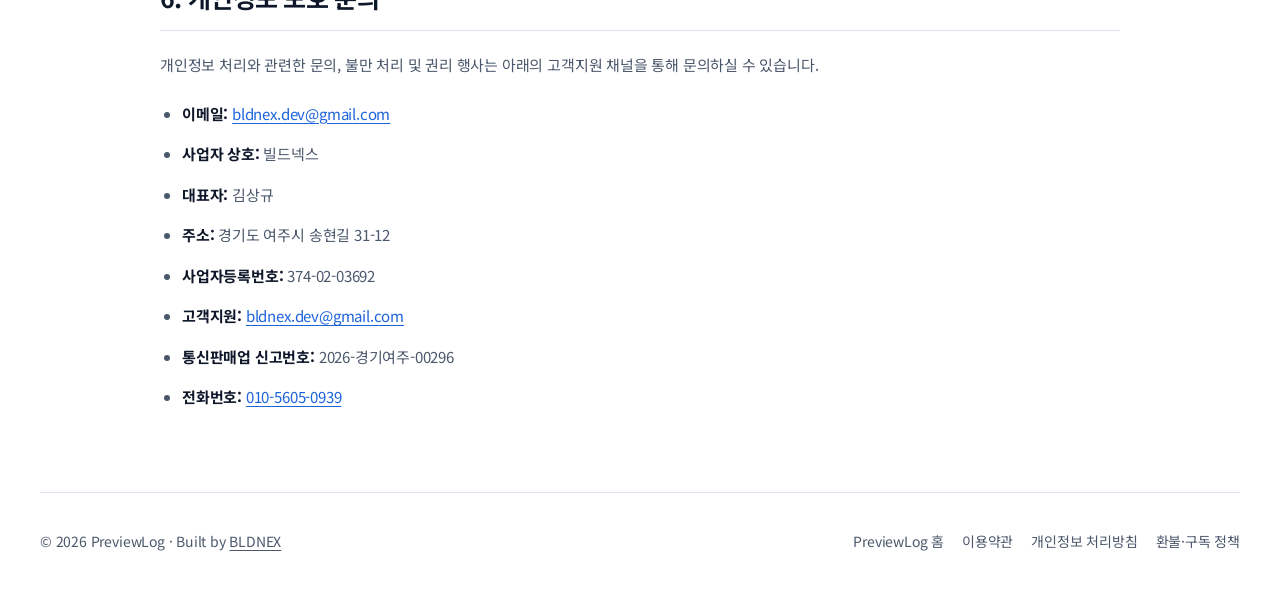
<file: site/privacy.html>
<!doctype html>
<html lang="ko">
  <head>
    <meta charset="UTF-8" />
    <meta name="viewport" content="width=device-width, initial-scale=1.0" />
    <meta name="theme-color" content="#ffffff" />
    <title>개인정보 처리방침 — PreviewLog</title>
    <meta
      name="description"
      content="PreviewLog의 개인정보 처리방침. 로컬 퍼스트 영상 분석 원칙, 영상 외부 미전송 고지, 수집하는 개인정보 항목과 보유 기간 안내."
    />
    <link rel="canonical" href="https://previewlog.bldnex.com/privacy" />
    <link
      rel="icon"
      type="image/png"
      href="./assets/brand/logos/previewlog-symbol.png"
    />
    <link rel="preconnect" href="https://fonts.googleapis.com" />
    <link rel="preconnect" href="https://fonts.gstatic.com" crossorigin />
    <link
      rel="stylesheet"
      href="https://fonts.googleapis.com/css2?family=DM+Mono:wght@400;500&family=Noto+Sans+KR:wght@400;500;600;700;800&display=swap"
    />
    <link rel="stylesheet" href="./landing.css" />
    <link rel="stylesheet" href="./subpages.css" />
  </head>
  <body class="subpage policy-page privacy-page">
    <a class="skip-link" href="#main">본문으로 바로가기</a>
    <header class="site-header shell">
      <a class="brand" href="./">
        <img
          src="./assets/brand/logos/previewlog-logo-light.png"
          alt="PreviewLog"
          width="150"
        />
      </a>
      <a class="text-link back-link" href="./">← PreviewLog 홈</a>
    </header>

    <main id="main">
      <section class="subpage-hero shell">
        <div class="eyebrow">개인정보 보호</div>
        <h1>PreviewLog<br /><em>개인정보 처리방침</em></h1>
        <p>
          PreviewLog는 이용자의 영상과 개인정보를 안전하게 보호하며, 관련 법령을
          철저히 준수합니다.
        </p>
        <span class="fine">최종 개정일: 2026년 10월 12일</span>
      </section>

      <section class="subpage-content shell">
        <nav class="policy-nav" aria-label="정책 목차">
          <a href="#policy-1">수집 항목</a><a href="#policy-2">보유·파기</a
          ><a href="#policy-3">제공·위탁</a><a href="#policy-4">이용자 권리</a
          ><a href="#policy-5">보호 조치</a><a href="#policy-6">문의</a>
        </nav>
        <div class="legal-doc">
          <div class="notice-box">
            <b>핵심 원칙: 로컬 우선(Local-first) 처리</b>
            <p>
              이용자가 분석하는 영상, 오디오, 컷 이미지, 화면 설명, 음성 전사
              텍스트 및 프로젝트 메모는
              <strong
                >기본적으로 이용자의 컴퓨터에서만 처리되며, 회사 서버로 전송되지
                않습니다.</strong
              >
              또한 고객의 영상이나 분석 결과는 어떠한 경우에도 AI 모델 학습에
              사용되지 않습니다.
            </p>
          </div>

          <h2 id="policy-1">1. 처리하는 개인정보 항목</h2>
          <p>
            회사는 서비스 제공, 라이선스 검증 및 고객지원을 위해 최소한의
            개인정보만을 처리합니다.
          </p>
          <div
            class="policy-table"
            role="region"
            aria-label="개인정보 처리 상세 표"
            tabindex="0"
          >
            <table>
              <thead>
                <tr>
                  <th>구분</th>
                  <th>수집 항목</th>
                  <th>수집 및 이용 목적</th>
                  <th>보유 기간</th>
                </tr>
              </thead>
              <tbody>
                <tr>
                  <td>대기자 등록</td>
                  <td>이메일, 이름(선택), 관심 플랫폼</td>
                  <td>출시 및 체험판 초대 안내</td>
                  <td>출시 완료 후 또는 요청 시 즉시 파기</td>
                </tr>
                <tr>
                  <td>회원 및 라이선스</td>
                  <td>이메일, 인증 제공자·외부 계정 식별자, 내부 계정 ID, 기기 구성요소의 salted 해시, 기기 라벨, 앱·OS 정보</td>
                  <td>계정 운영, 1대 등록·연 1회 교체 라이선스 관리</td>
                  <td>계정과 권한 유지 기간. 삭제 요청 시 법정 보존 대상 외 삭제</td>
                </tr>
                <tr>
                  <td>주문 및 결제</td>
                  <td>Paddle 고객·거래·구독·조정 식별자, 주문번호, 금액, 통화, 결제·환불 상태, webhook 처리·메일 상태</td>
                  <td>결제 승인, 구독 권한 발급, 환불 및 영수증 처리</td>
                  <td>전자상거래법에 따라 5년간 보관</td>
                </tr>
                <tr>
                  <td>고객지원</td>
                  <td>문의 이메일 주소, 문의 내용, 자발적 첨부 로그와 결제 조치 알림 수신 주소</td>
                  <td>오류 해결, 서비스 문의 응대</td>
                  <td>불만·분쟁 기록은 3년. 결제 조치 기록은 관련 거래 기록과 함께 최대 5년</td>
                </tr>
                <tr>
                  <td>문제 신고 및 진단</td>
                  <td>
                    앱에서 <b>문제 신고</b>를 눌러 보내는 경우에 한해: 오류가
                    난 단계·오류 코드·오류 메시지와 해당 촬영본의
                    <b>파일명</b>, 앱 버전, macOS 버전, 칩·기기 모델, 메모리
                    용량, 분석 실행 지표(파일 수, 실패한 파일 수, 영상 길이,
                    해상도, 용량, 단계별 소요 시간, 최대 메모리 사용량)와
                    영상 컨테이너·코덱 이름
                  </td>
                  <td>분석 실패 원인 파악, 성능 개선</td>
                  <td>불만·분쟁 기록은 3년</td>
                </tr>
                <tr>
                  <td>체험·결제 위험 방지</td>
                  <td>체험 지문과 환불·차지백 사건에 연결된 salted 기기 해시</td>
                  <td>체험 중복 생성 방지, 반복 환불·차지백 수동 검토</td>
                  <td>사건 또는 상태 변경 후 최대 365일</td>
                </tr>
              </tbody>
            </table>
          </div>
          <p>
            ※ 신용카드 번호 등 민감한 결제 정보는 글로벌 결제대행사(Paddle)를
            통해 안전하게 처리되며, 회사는 결제 토큰 외 카드 번호를 직접
            저장하지 않습니다.
          </p>
          <p>
            ※ 문제 신고는 이용자가 직접 버튼을 눌렀을 때만 전송되며, 그때에도
            <strong
              >촬영본과 컷 이미지, 음성 전사 텍스트, 화면 설명, 폴더 경로는
              보내지 않습니다.</strong
            >
            오류 메시지는 앱이 만든 문장 그대로 담깁니다.
          </p>

          <h2 id="policy-2">2. 개인정보의 보유 및 파기</h2>
          <p>
            회사는 원칙적으로 개인정보 수집 및 이용 목적이 달성되면 지체 없이
            해당 정보를 파기합니다. 단, 전자상거래 등에서의 소비자보호에 관한
            법률 등 관계 법령에 따라 보존할 필요가 있는 경우 다음 기간 동안
            안전하게 분리 보관합니다.
          </p>
          <ul>
            <li><strong>계약 또는 청약철회 등에 관한 기록:</strong> 5년</li>
            <li>
              <strong>대금결제 및 재화 등의 공급에 관한 기록:</strong> 5년
            </li>
            <li>
              <strong>소비자의 불만 또는 분쟁처리에 관한 기록:</strong> 3년
            </li>
            <li><strong>표시·광고에 관한 기록:</strong> 6개월</li>
          </ul>
          <p>
            이메일 로그인 링크는 발급 후 15분 동안만 유효하며 사용·실패·만료 후
            정리합니다. 백업은 복구에 필요한 기간 동안 접근 제한 저장소에
            보관하며, 원본 삭제 후 백업 만료 시점까지 남을 수 있습니다.
          </p>

          <h2 id="policy-3">3. 제3자 제공 및 업무 위탁</h2>
          <p>
            회사는 광고 목적으로 개인정보를 판매하지 않습니다. 원활한 서비스
            제공을 위해 다음 외부 서비스에 필요한 범위의 처리를 위탁합니다.
          </p>
          <div
            class="policy-table"
            role="region"
            aria-label="개인정보 처리 상세 표"
            tabindex="0"
          >
            <table>
              <thead>
                <tr>
                  <th>수탁 업체</th>
                  <th>위탁 업무 내용</th>
                  <th>개인정보 처리 위치</th>
                </tr>
              </thead>
              <tbody>
                <tr>
                  <td>Paddle (Merchant of Record)</td>
                  <td>
                    글로벌 결제 대행, 정기 구독 결제 및 세금 계산, 인보이스 발행
                  </td>
                  <td>Paddle이 고지하는 구매자 계약 법인 및 글로벌 인프라</td>
                </tr>
                <tr><td>Google</td><td>Google OAuth 로그인</td><td>Google의 글로벌 인프라</td></tr>
                <tr><td>Cloudflare</td><td>Worker·D1 계정·라이선스·결제 이벤트 처리</td><td>Live D1 APAC 및 Cloudflare 운영 인프라</td></tr>
                <tr><td>Resend</td><td>이메일 로그인 링크와 결제 조치 필요 메일 발송</td><td>Resend 운영 인프라</td></tr>
              </tbody>
            </table>
          </div>

          <h2 id="policy-4">4. 이용자의 권리와 행사 방법</h2>
          <p>
            이용자는 언제든지 자신의 개인정보에 대해 열람, 정정, 삭제, 처리정지
            및 동의 철회를 요구할 수 있습니다. 고객 포털 또는 고객지원 이메일로
            요청하시면 법령이 정한 바에 따라 지체 없이 조치하겠습니다.
          </p>

          <h2 id="policy-5">5. 안전성 확보 조치</h2>
          <p>
            회사는 개인정보의 안전성 확보를 위해 다음과 같은 조치를 취하고
            있습니다.
          </p>
          <ul>
            <li>모든 통신 구간에 대한 SSL/TLS 암호화 적용</li>
            <li>기기 식별 정보의 단방향 해시(Salted Hash) 저장</li>
            <li>
              최소 인원에 대한 접근 권한 부여 및 관리자 다중 인증(MFA) 적용
            </li>
            <li>정기적인 시스템 보안 점검 및 감사 로그 관리</li>
          </ul>

          <h2 id="policy-6">6. 개인정보 보호 문의</h2>
          <p>
            개인정보 처리와 관련한 문의, 불만 처리 및 권리 행사는 아래의
            고객지원 채널을 통해 문의하실 수 있습니다.
          </p>
          <ul>
            <li>
              <strong>이메일:</strong>
              <a href="mailto:bldnex.dev@gmail.com">bldnex.dev@gmail.com</a>
            </li>
            <li><strong>사업자 상호:</strong> 빌드넥스</li>
            <li><strong>대표자:</strong> 김상규</li>
            <li><strong>주소:</strong> 경기도 여주시 송현길 31-12</li>
            <li><strong>사업자등록번호:</strong> 374-02-03692</li>
            <li><strong>고객지원:</strong> <a href="mailto:bldnex.dev@gmail.com">bldnex.dev@gmail.com</a></li>
            <li><strong>통신판매업 신고번호:</strong> 2026-경기여주-00296</li>
            <li><strong>전화번호:</strong> <a href="tel:010-5605-0939">010-5605-0939</a></li>
          </ul>
        </div>
      </section>
    </main>

    <footer class="site-footer shell">
      <div class="footer-bottom">
        <span
          >© 2026 PreviewLog · Built by
          <a
            href="https://bldnex.com"
            target="_blank"
            rel="noopener noreferrer"
            style="
              color: inherit;
              text-decoration: underline;
              text-underline-offset: 3px;
            "
            >BLDNEX</a
          ></span
        >
        <div class="footer-links">
          <a href="./">PreviewLog 홈</a>
          <a href="./terms.html">이용약관</a>
          <a href="./privacy.html">개인정보 처리방침</a>
          <a href="./refund.html">환불·구독 정책</a>
        </div>
      </div>
    </footer>
  </body>
</html>
</file>
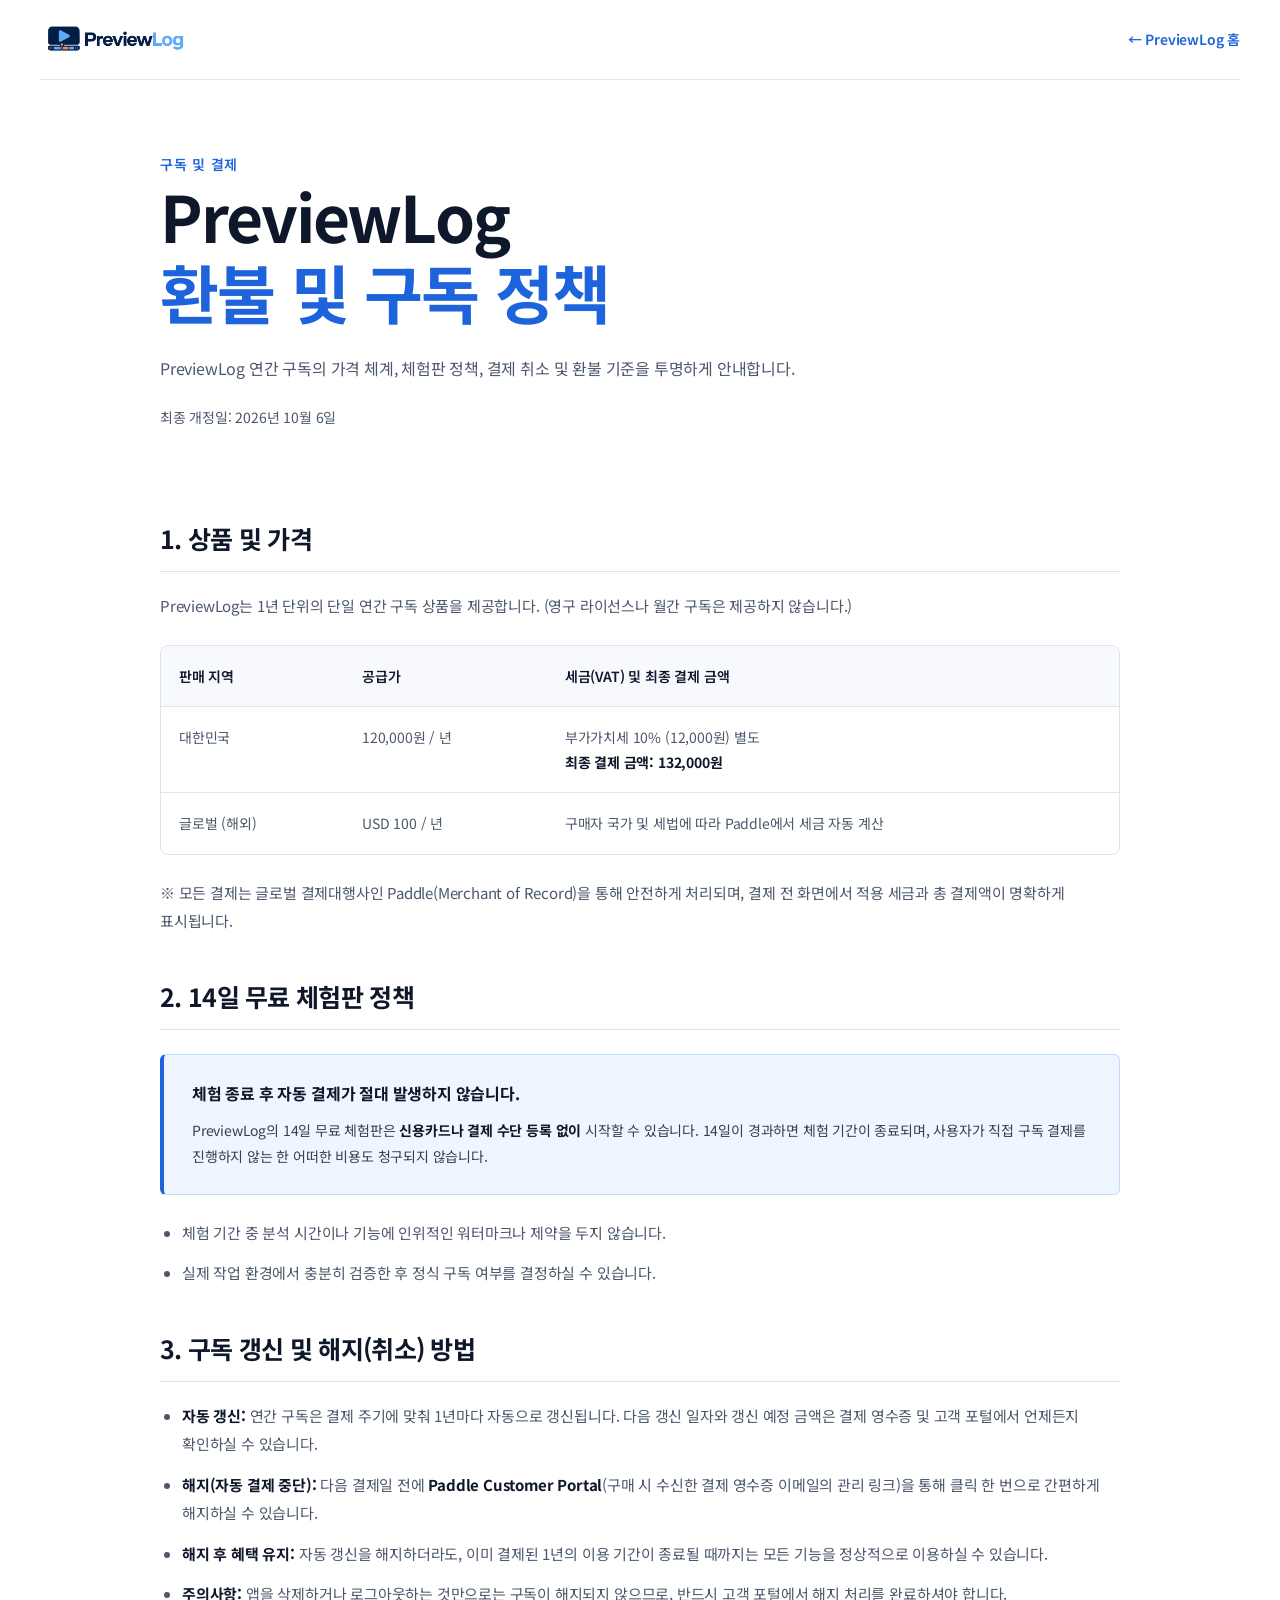
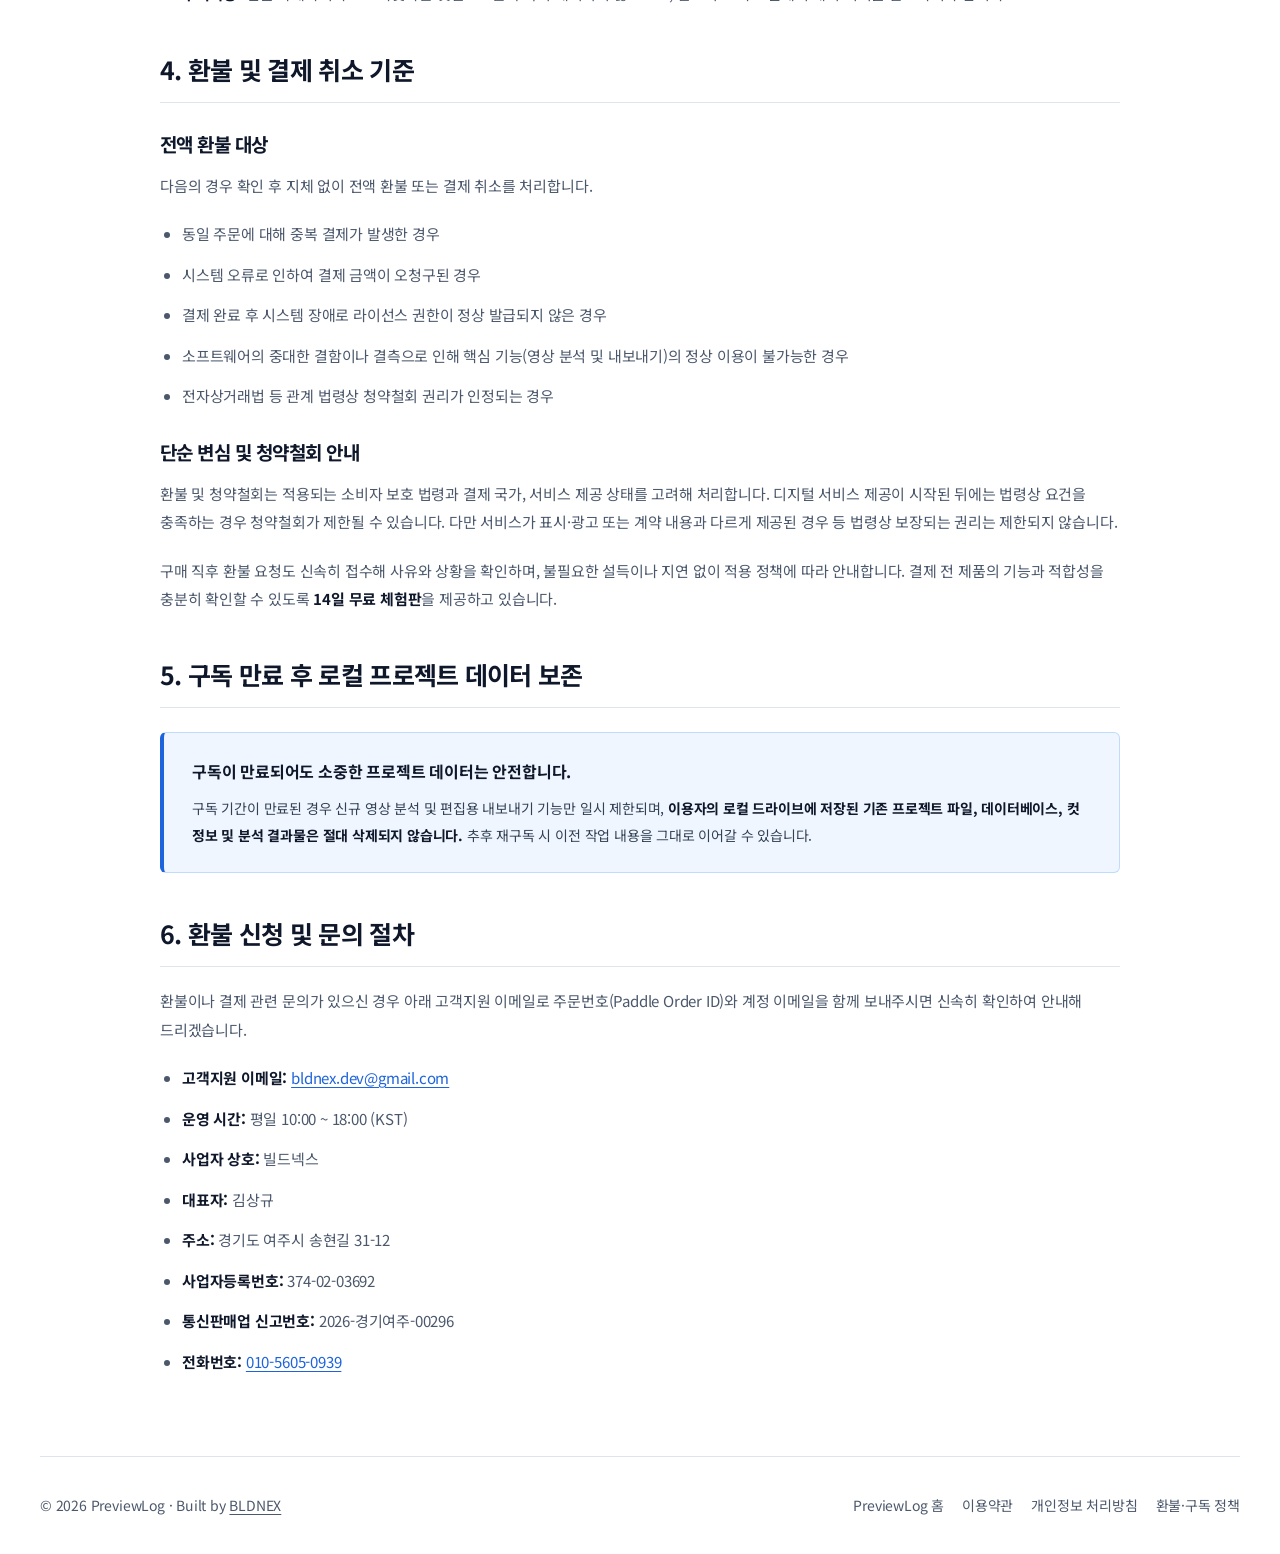
<file: site/refund-policy.html>
<!doctype html>
<html lang="ko">
  <head>
    <meta charset="UTF-8" />
    <meta name="viewport" content="width=device-width, initial-scale=1.0" />
    <meta name="theme-color" content="#ffffff" />
    <title>환불 및 구독 정책 — PreviewLog</title>
    <meta
      name="description"
      content="PreviewLog의 연간 구독, 14일 무료 체험, 자동 갱신 해지 및 환불 정책 안내. Paddle 결제 시스템 기준과 청약철회 조건 상세."
    />
    <link rel="canonical" href="https://previewlog.bldnex.com/refund" />
    <link
      rel="icon"
      type="image/png"
      href="./assets/brand/logos/previewlog-symbol.png"
    />
    <link rel="preconnect" href="https://fonts.googleapis.com" />
    <link rel="preconnect" href="https://fonts.gstatic.com" crossorigin />
    <link
      rel="stylesheet"
      href="https://fonts.googleapis.com/css2?family=DM+Mono:wght@400;500&family=Noto+Sans+KR:wght@400;500;600;700;800&display=swap"
    />
    <link rel="stylesheet" href="./landing.css" />
    <link rel="stylesheet" href="./subpages.css" />
  </head>
  <body class="subpage policy-page">
    <a class="skip-link" href="#main">본문으로 바로가기</a>
    <header class="site-header shell">
      <a class="brand" href="./">
        <img
          src="./assets/brand/logos/previewlog-logo-light.png"
          alt="PreviewLog"
          width="150"
        />
      </a>
      <a class="text-link back-link" href="./">← PreviewLog 홈</a>
    </header>

    <main id="main">
      <section class="subpage-hero shell">
        <div class="eyebrow">구독 및 결제</div>
        <h1>PreviewLog<br /><em>환불 및 구독 정책</em></h1>
        <p>
          PreviewLog 연간 구독의 가격 체계, 체험판 정책, 결제 취소 및 환불
          기준을 투명하게 안내합니다.
        </p>
        <span class="fine">최종 개정일: 2026년 10월 6일</span>
      </section>

      <section class="subpage-content shell">
        <div class="legal-doc">
          <h2>1. 상품 및 가격</h2>
          <p>
            PreviewLog는 1년 단위의 단일 연간 구독 상품을 제공합니다. (영구
            라이선스나 월간 구독은 제공하지 않습니다.)
          </p>
          <div
            class="policy-table"
            role="region"
            aria-label="지역별 구독 가격"
            tabindex="0"
          >
            <table>
              <thead>
                <tr>
                  <th>판매 지역</th>
                  <th>공급가</th>
                  <th>세금(VAT) 및 최종 결제 금액</th>
                </tr>
              </thead>
              <tbody>
                <tr>
                  <td>대한민국</td>
                  <td>120,000원 / 년</td>
                  <td>
                    부가가치세 10% (12,000원) 별도<br /><strong
                      >최종 결제 금액: 132,000원</strong
                    >
                  </td>
                </tr>
                <tr>
                  <td>글로벌 (해외)</td>
                  <td>USD 100 / 년</td>
                  <td>구매자 국가 및 세법에 따라 Paddle에서 세금 자동 계산</td>
                </tr>
              </tbody>
            </table>
          </div>
          <p>
            ※ 모든 결제는 글로벌 결제대행사인 Paddle(Merchant of Record)을 통해
            안전하게 처리되며, 결제 전 화면에서 적용 세금과 총 결제액이 명확하게
            표시됩니다.
          </p>

          <h2>2. 14일 무료 체험판 정책</h2>
          <div class="notice-box">
            <b>체험 종료 후 자동 결제가 절대 발생하지 않습니다.</b>
            <p>
              PreviewLog의 14일 무료 체험판은
              <strong>신용카드나 결제 수단 등록 없이</strong> 시작할 수
              있습니다. 14일이 경과하면 체험 기간이 종료되며, 사용자가 직접 구독
              결제를 진행하지 않는 한 어떠한 비용도 청구되지 않습니다.
            </p>
          </div>
          <ul>
            <li>
              체험 기간 중 분석 시간이나 기능에 인위적인 워터마크나 제약을 두지
              않습니다.
            </li>
            <li>
              실제 작업 환경에서 충분히 검증한 후 정식 구독 여부를 결정하실 수
              있습니다.
            </li>
          </ul>

          <h2>3. 구독 갱신 및 해지(취소) 방법</h2>
          <ul>
            <li>
              <strong>자동 갱신:</strong> 연간 구독은 결제 주기에 맞춰 1년마다
              자동으로 갱신됩니다. 다음 갱신 일자와 갱신 예정 금액은 결제 영수증
              및 고객 포털에서 언제든지 확인하실 수 있습니다.
            </li>
            <li>
              <strong>해지(자동 결제 중단):</strong> 다음 결제일 전에
              <strong>Paddle Customer Portal</strong>(구매 시 수신한 결제 영수증
              이메일의 관리 링크)을 통해 클릭 한 번으로 간편하게 해지하실 수
              있습니다.
            </li>
            <li>
              <strong>해지 후 혜택 유지:</strong> 자동 갱신을 해지하더라도, 이미
              결제된 1년의 이용 기간이 종료될 때까지는 모든 기능을 정상적으로
              이용하실 수 있습니다.
            </li>
            <li>
              <strong>주의사항:</strong> 앱을 삭제하거나 로그아웃하는 것만으로는
              구독이 해지되지 않으므로, 반드시 고객 포털에서 해지 처리를
              완료하셔야 합니다.
            </li>
          </ul>

          <h2>4. 환불 및 결제 취소 기준</h2>
          <h3>전액 환불 대상</h3>
          <p>
            다음의 경우 확인 후 지체 없이 전액 환불 또는 결제 취소를 처리합니다.
          </p>
          <ul>
            <li>동일 주문에 대해 중복 결제가 발생한 경우</li>
            <li>시스템 오류로 인하여 결제 금액이 오청구된 경우</li>
            <li>
              결제 완료 후 시스템 장애로 라이선스 권한이 정상 발급되지 않은 경우
            </li>
            <li>
              소프트웨어의 중대한 결함이나 결측으로 인해 핵심 기능(영상 분석 및
              내보내기)의 정상 이용이 불가능한 경우
            </li>
            <li>전자상거래법 등 관계 법령상 청약철회 권리가 인정되는 경우</li>
          </ul>

          <h3>단순 변심 및 청약철회 안내</h3>
          <p>
            환불 및 청약철회는 적용되는 소비자 보호 법령과 결제 국가, 서비스
            제공 상태를 고려해 처리합니다. 디지털 서비스 제공이 시작된 뒤에는
            법령상 요건을 충족하는 경우 청약철회가 제한될 수 있습니다. 다만
            서비스가 표시·광고 또는 계약 내용과 다르게 제공된 경우 등 법령상
            보장되는 권리는 제한되지 않습니다.
          </p>
          <p>
            구매 직후 환불 요청도 신속히 접수해 사유와 상황을 확인하며, 불필요한
            설득이나 지연 없이 적용 정책에 따라 안내합니다. 결제 전 제품의
            기능과 적합성을 충분히 확인할 수 있도록
            <strong>14일 무료 체험판</strong>을 제공하고 있습니다.
          </p>

          <h2>5. 구독 만료 후 로컬 프로젝트 데이터 보존</h2>
          <div class="notice-box">
            <b>구독이 만료되어도 소중한 프로젝트 데이터는 안전합니다.</b>
            <p>
              구독 기간이 만료된 경우 신규 영상 분석 및 편집용 내보내기 기능만
              일시 제한되며,
              <strong
                >이용자의 로컬 드라이브에 저장된 기존 프로젝트 파일,
                데이터베이스, 컷 정보 및 분석 결과물은 절대 삭제되지
                않습니다.</strong
              >
              추후 재구독 시 이전 작업 내용을 그대로 이어갈 수 있습니다.
            </p>
          </div>

          <h2>6. 환불 신청 및 문의 절차</h2>
          <p>
            환불이나 결제 관련 문의가 있으신 경우 아래 고객지원 이메일로
            주문번호(Paddle Order ID)와 계정 이메일을 함께 보내주시면 신속히
            확인하여 안내해 드리겠습니다.
          </p>
          <ul>
            <li>
              <strong>고객지원 이메일:</strong>
              <a href="mailto:bldnex.dev@gmail.com">bldnex.dev@gmail.com</a>
            </li>
            <li><strong>운영 시간:</strong> 평일 10:00 ~ 18:00 (KST)</li>
            <li><strong>사업자 상호:</strong> 빌드넥스</li>
            <li><strong>대표자:</strong> 김상규</li>
            <li><strong>주소:</strong> 경기도 여주시 송현길 31-12</li>
            <li><strong>사업자등록번호:</strong> 374-02-03692</li>
            <li><strong>통신판매업 신고번호:</strong> 2026-경기여주-00296</li>
            <li><strong>전화번호:</strong> <a href="tel:010-5605-0939">010-5605-0939</a></li>
          </ul>
        </div>
      </section>
    </main>

    <footer class="site-footer shell">
      <div class="footer-bottom">
        <span
          >© 2026 PreviewLog · Built by
          <a
            href="https://bldnex.com"
            target="_blank"
            rel="noopener noreferrer"
            style="
              color: inherit;
              text-decoration: underline;
              text-underline-offset: 3px;
            "
            >BLDNEX</a
          ></span
        >
        <div class="footer-links">
          <a href="./">PreviewLog 홈</a>
          <a href="./terms.html">이용약관</a>
          <a href="./privacy.html">개인정보 처리방침</a>
          <a href="./refund.html">환불·구독 정책</a>
        </div>
      </div>
    </footer>
  </body>
</html>
</file>
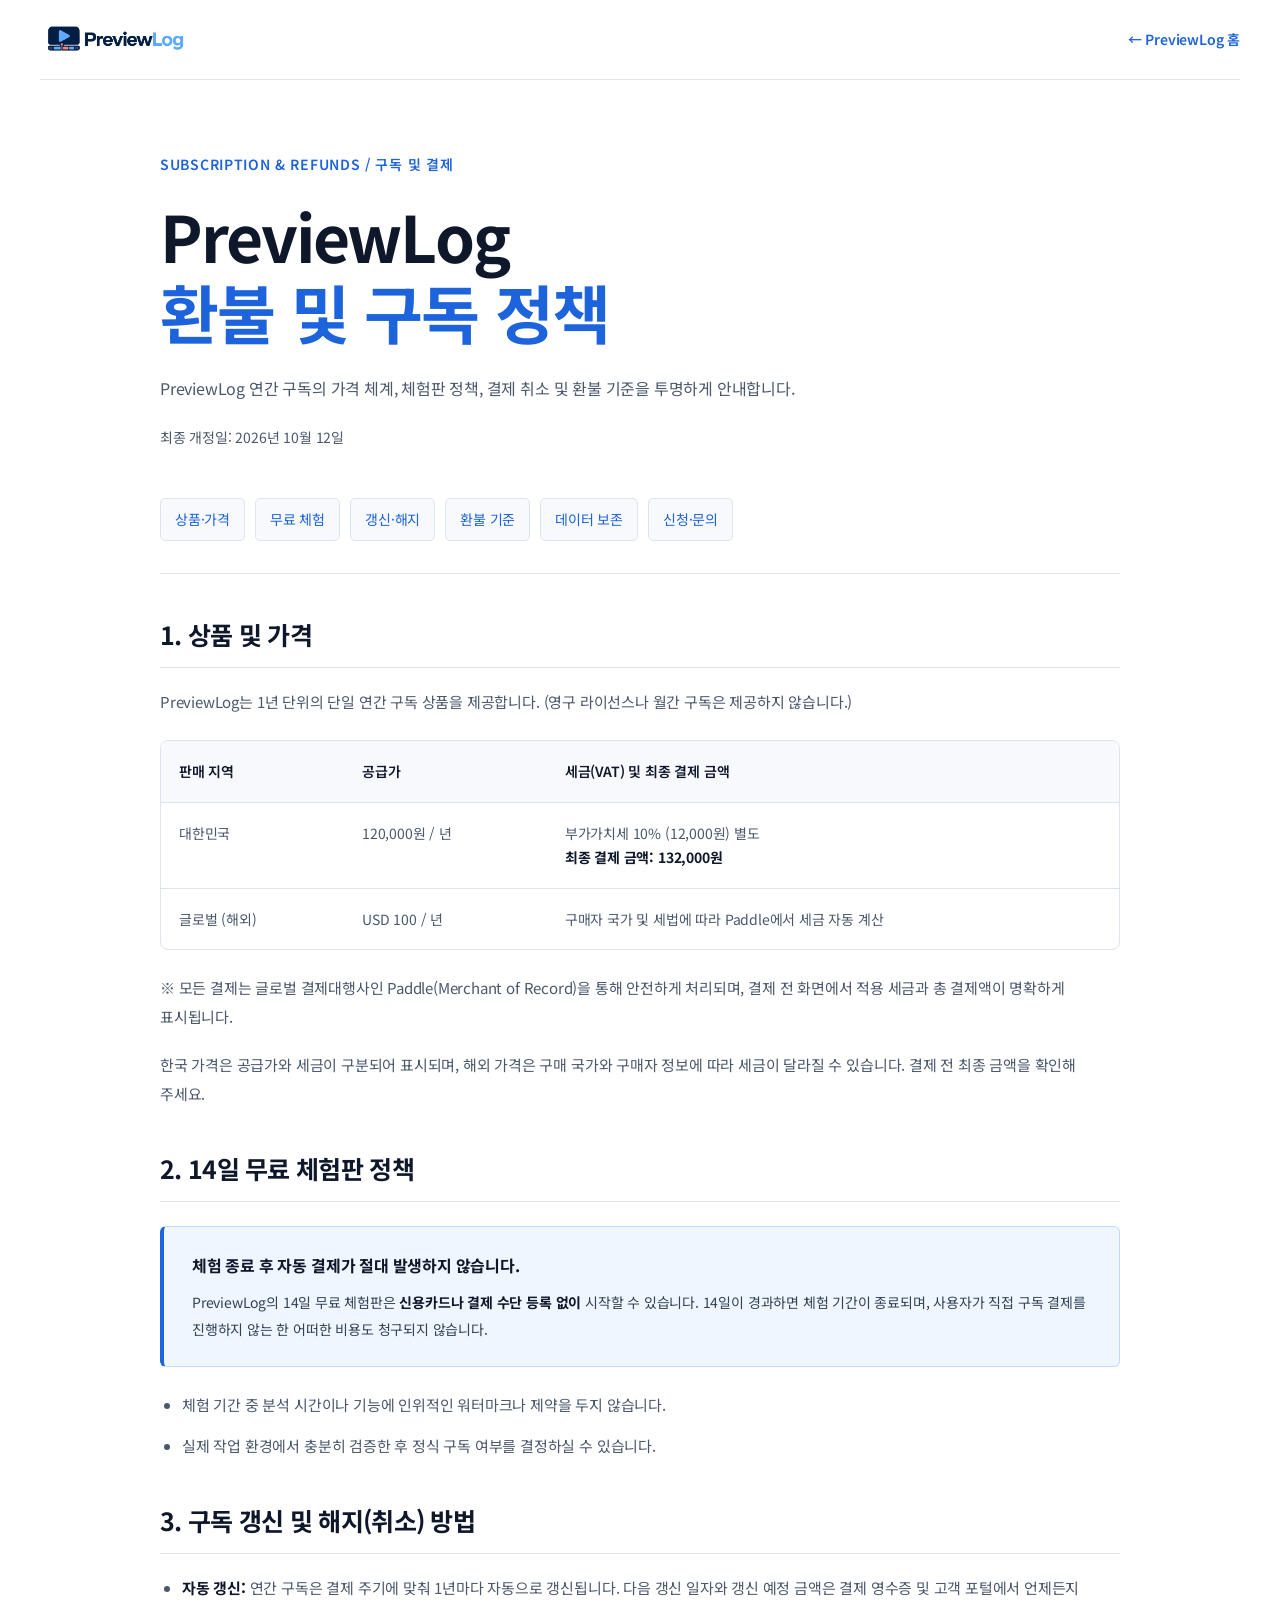
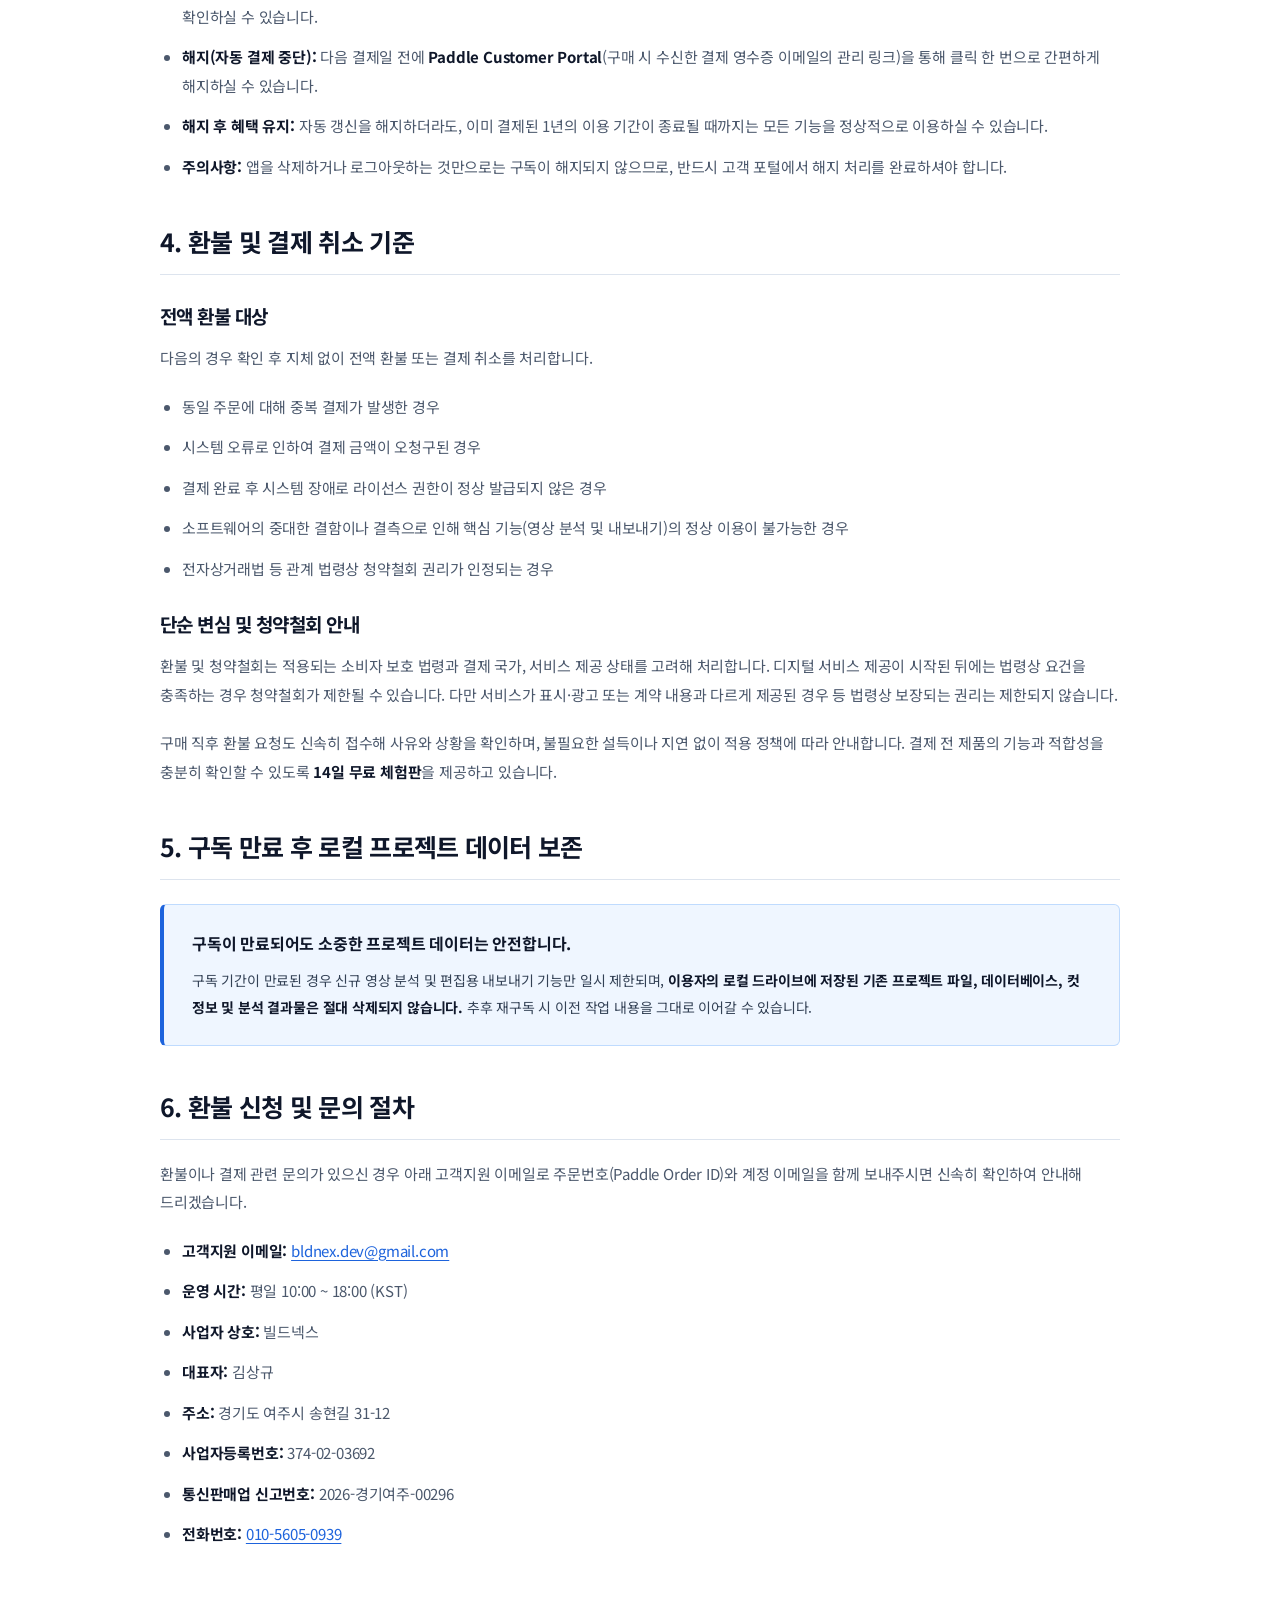
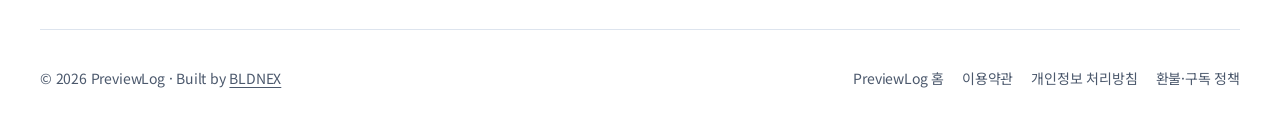
<file: site/refund.html>
<!doctype html>
<html lang="ko">
  <head>
    <meta charset="UTF-8" />
    <meta name="viewport" content="width=device-width, initial-scale=1.0" />
    <meta name="theme-color" content="#ffffff" />
    <title>환불 및 구독 정책 — PreviewLog</title>
    <meta
      name="description"
      content="PreviewLog의 연간 구독, 14일 무료 체험, 자동 갱신 해지 및 환불 정책 안내. Paddle 결제 시스템 기준과 청약철회 조건 상세."
    />
    <link rel="canonical" href="https://previewlog.bldnex.com/refund" />
    <link
      rel="icon"
      type="image/png"
      href="./assets/brand/logos/previewlog-symbol.png"
    />
    <link rel="preconnect" href="https://fonts.googleapis.com" />
    <link rel="preconnect" href="https://fonts.gstatic.com" crossorigin />
    <link
      rel="stylesheet"
      href="https://fonts.googleapis.com/css2?family=DM+Mono:wght@400;500&family=Noto+Sans+KR:wght@400;500;600;700;800&display=swap"
    />
    <link rel="stylesheet" href="./landing.css" />
    <link rel="stylesheet" href="./subpages.css" />
  </head>
  <body class="subpage policy-page">
    <a class="skip-link" href="#main">본문으로 바로가기</a>
    <header class="site-header shell">
      <a class="brand" href="./">
        <img
          src="./assets/brand/logos/previewlog-logo-light.png"
          alt="PreviewLog"
          width="150"
        />
      </a>
      <a class="text-link back-link" href="./">← PreviewLog 홈</a>
    </header>

    <main id="main">
      <section class="subpage-hero shell">
        <p class="eyebrow">SUBSCRIPTION & REFUNDS / 구독 및 결제</p>
        <h1>PreviewLog<br /><em>환불 및 구독 정책</em></h1>
        <p>
          PreviewLog 연간 구독의 가격 체계, 체험판 정책, 결제 취소 및 환불
          기준을 투명하게 안내합니다.
        </p>
        <span class="fine">최종 개정일: 2026년 10월 12일</span>
      </section>

      <section class="subpage-content shell">
        <nav class="policy-nav" aria-label="정책 목차">
          <a href="#price">상품·가격</a><a href="#trial">무료 체험</a
          ><a href="#cancel">갱신·해지</a><a href="#refund">환불 기준</a
          ><a href="#data">데이터 보존</a><a href="#contact">신청·문의</a>
        </nav>
        <div class="legal-doc">
          <h2 id="price">1. 상품 및 가격</h2>
          <p>
            PreviewLog는 1년 단위의 단일 연간 구독 상품을 제공합니다. (영구
            라이선스나 월간 구독은 제공하지 않습니다.)
          </p>
          <div
            class="policy-table"
            role="region"
            aria-label="지역별 구독 가격"
            tabindex="0"
          >
            <table>
              <thead>
                <tr>
                  <th>판매 지역</th>
                  <th>공급가</th>
                  <th>세금(VAT) 및 최종 결제 금액</th>
                </tr>
              </thead>
              <tbody>
                <tr>
                  <td>대한민국</td>
                  <td>120,000원 / 년</td>
                  <td>
                    부가가치세 10% (12,000원) 별도<br /><strong
                      >최종 결제 금액: 132,000원</strong
                    >
                  </td>
                </tr>
                <tr>
                  <td>글로벌 (해외)</td>
                  <td>USD 100 / 년</td>
                  <td>구매자 국가 및 세법에 따라 Paddle에서 세금 자동 계산</td>
                </tr>
              </tbody>
            </table>
          </div>
          <p>
            ※ 모든 결제는 글로벌 결제대행사인 Paddle(Merchant of Record)을 통해
            안전하게 처리되며, 결제 전 화면에서 적용 세금과 총 결제액이 명확하게
            표시됩니다.
          </p>

          <p>
            한국 가격은 공급가와 세금이 구분되어 표시되며, 해외 가격은 구매 국가와
            구매자 정보에 따라 세금이 달라질 수 있습니다. 결제 전 최종 금액을
            확인해 주세요.
          </p>

          <h2 id="trial">2. 14일 무료 체험판 정책</h2>
          <div class="notice-box">
            <b>체험 종료 후 자동 결제가 절대 발생하지 않습니다.</b>
            <p>
              PreviewLog의 14일 무료 체험판은
              <strong>신용카드나 결제 수단 등록 없이</strong> 시작할 수
              있습니다. 14일이 경과하면 체험 기간이 종료되며, 사용자가 직접 구독
              결제를 진행하지 않는 한 어떠한 비용도 청구되지 않습니다.
            </p>
          </div>
          <ul>
            <li>
              체험 기간 중 분석 시간이나 기능에 인위적인 워터마크나 제약을 두지
              않습니다.
            </li>
            <li>
              실제 작업 환경에서 충분히 검증한 후 정식 구독 여부를 결정하실 수
              있습니다.
            </li>
          </ul>

          <h2 id="cancel">3. 구독 갱신 및 해지(취소) 방법</h2>
          <ul>
            <li>
              <strong>자동 갱신:</strong> 연간 구독은 결제 주기에 맞춰 1년마다
              자동으로 갱신됩니다. 다음 갱신 일자와 갱신 예정 금액은 결제 영수증
              및 고객 포털에서 언제든지 확인하실 수 있습니다.
            </li>
            <li>
              <strong>해지(자동 결제 중단):</strong> 다음 결제일 전에
              <strong>Paddle Customer Portal</strong>(구매 시 수신한 결제 영수증
              이메일의 관리 링크)을 통해 클릭 한 번으로 간편하게 해지하실 수
              있습니다.
            </li>
            <li>
              <strong>해지 후 혜택 유지:</strong> 자동 갱신을 해지하더라도, 이미
              결제된 1년의 이용 기간이 종료될 때까지는 모든 기능을 정상적으로
              이용하실 수 있습니다.
            </li>
            <li>
              <strong>주의사항:</strong> 앱을 삭제하거나 로그아웃하는 것만으로는
              구독이 해지되지 않으므로, 반드시 고객 포털에서 해지 처리를
              완료하셔야 합니다.
            </li>
          </ul>

          <h2 id="refund">4. 환불 및 결제 취소 기준</h2>
          <h3>전액 환불 대상</h3>
          <p>
            다음의 경우 확인 후 지체 없이 전액 환불 또는 결제 취소를 처리합니다.
          </p>
          <ul>
            <li>동일 주문에 대해 중복 결제가 발생한 경우</li>
            <li>시스템 오류로 인하여 결제 금액이 오청구된 경우</li>
            <li>
              결제 완료 후 시스템 장애로 라이선스 권한이 정상 발급되지 않은 경우
            </li>
            <li>
              소프트웨어의 중대한 결함이나 결측으로 인해 핵심 기능(영상 분석 및
              내보내기)의 정상 이용이 불가능한 경우
            </li>
            <li>전자상거래법 등 관계 법령상 청약철회 권리가 인정되는 경우</li>
          </ul>

          <h3>단순 변심 및 청약철회 안내</h3>
          <p>
            환불 및 청약철회는 적용되는 소비자 보호 법령과 결제 국가, 서비스
            제공 상태를 고려해 처리합니다. 디지털 서비스 제공이 시작된 뒤에는
            법령상 요건을 충족하는 경우 청약철회가 제한될 수 있습니다. 다만
            서비스가 표시·광고 또는 계약 내용과 다르게 제공된 경우 등 법령상
            보장되는 권리는 제한되지 않습니다.
          </p>
          <p>
            구매 직후 환불 요청도 신속히 접수해 사유와 상황을 확인하며, 불필요한
            설득이나 지연 없이 적용 정책에 따라 안내합니다. 결제 전 제품의
            기능과 적합성을 충분히 확인할 수 있도록
            <strong>14일 무료 체험판</strong>을 제공하고 있습니다.
          </p>

          <h2 id="data">5. 구독 만료 후 로컬 프로젝트 데이터 보존</h2>
          <div class="notice-box">
            <b>구독이 만료되어도 소중한 프로젝트 데이터는 안전합니다.</b>
            <p>
              구독 기간이 만료된 경우 신규 영상 분석 및 편집용 내보내기 기능만
              일시 제한되며,
              <strong
                >이용자의 로컬 드라이브에 저장된 기존 프로젝트 파일,
                데이터베이스, 컷 정보 및 분석 결과물은 절대 삭제되지
                않습니다.</strong
              >
              추후 재구독 시 이전 작업 내용을 그대로 이어갈 수 있습니다.
            </p>
          </div>

          <h2 id="contact">6. 환불 신청 및 문의 절차</h2>
          <p>
            환불이나 결제 관련 문의가 있으신 경우 아래 고객지원 이메일로
            주문번호(Paddle Order ID)와 계정 이메일을 함께 보내주시면 신속히
            확인하여 안내해 드리겠습니다.
          </p>
          <ul>
            <li>
              <strong>고객지원 이메일:</strong>
              <a href="mailto:bldnex.dev@gmail.com">bldnex.dev@gmail.com</a>
            </li>
            <li><strong>운영 시간:</strong> 평일 10:00 ~ 18:00 (KST)</li>
            <li><strong>사업자 상호:</strong> 빌드넥스</li>
            <li><strong>대표자:</strong> 김상규</li>
            <li><strong>주소:</strong> 경기도 여주시 송현길 31-12</li>
            <li><strong>사업자등록번호:</strong> 374-02-03692</li>
            <li><strong>통신판매업 신고번호:</strong> 2026-경기여주-00296</li>
            <li><strong>전화번호:</strong> <a href="tel:010-5605-0939">010-5605-0939</a></li>
          </ul>
        </div>
      </section>
    </main>

    <footer class="site-footer shell">
      <div class="footer-bottom">
        <span
          >© 2026 PreviewLog · Built by
          <a
            href="https://bldnex.com"
            target="_blank"
            rel="noopener noreferrer"
            style="
              color: inherit;
              text-decoration: underline;
              text-underline-offset: 3px;
            "
            >BLDNEX</a
          ></span
        >
        <div class="footer-links">
          <a href="./">PreviewLog 홈</a>
          <a href="./terms.html">이용약관</a>
          <a href="./privacy.html">개인정보 처리방침</a>
          <a href="./refund.html">환불·구독 정책</a>
        </div>
      </div>
    </footer>
  </body>
</html>
</file>
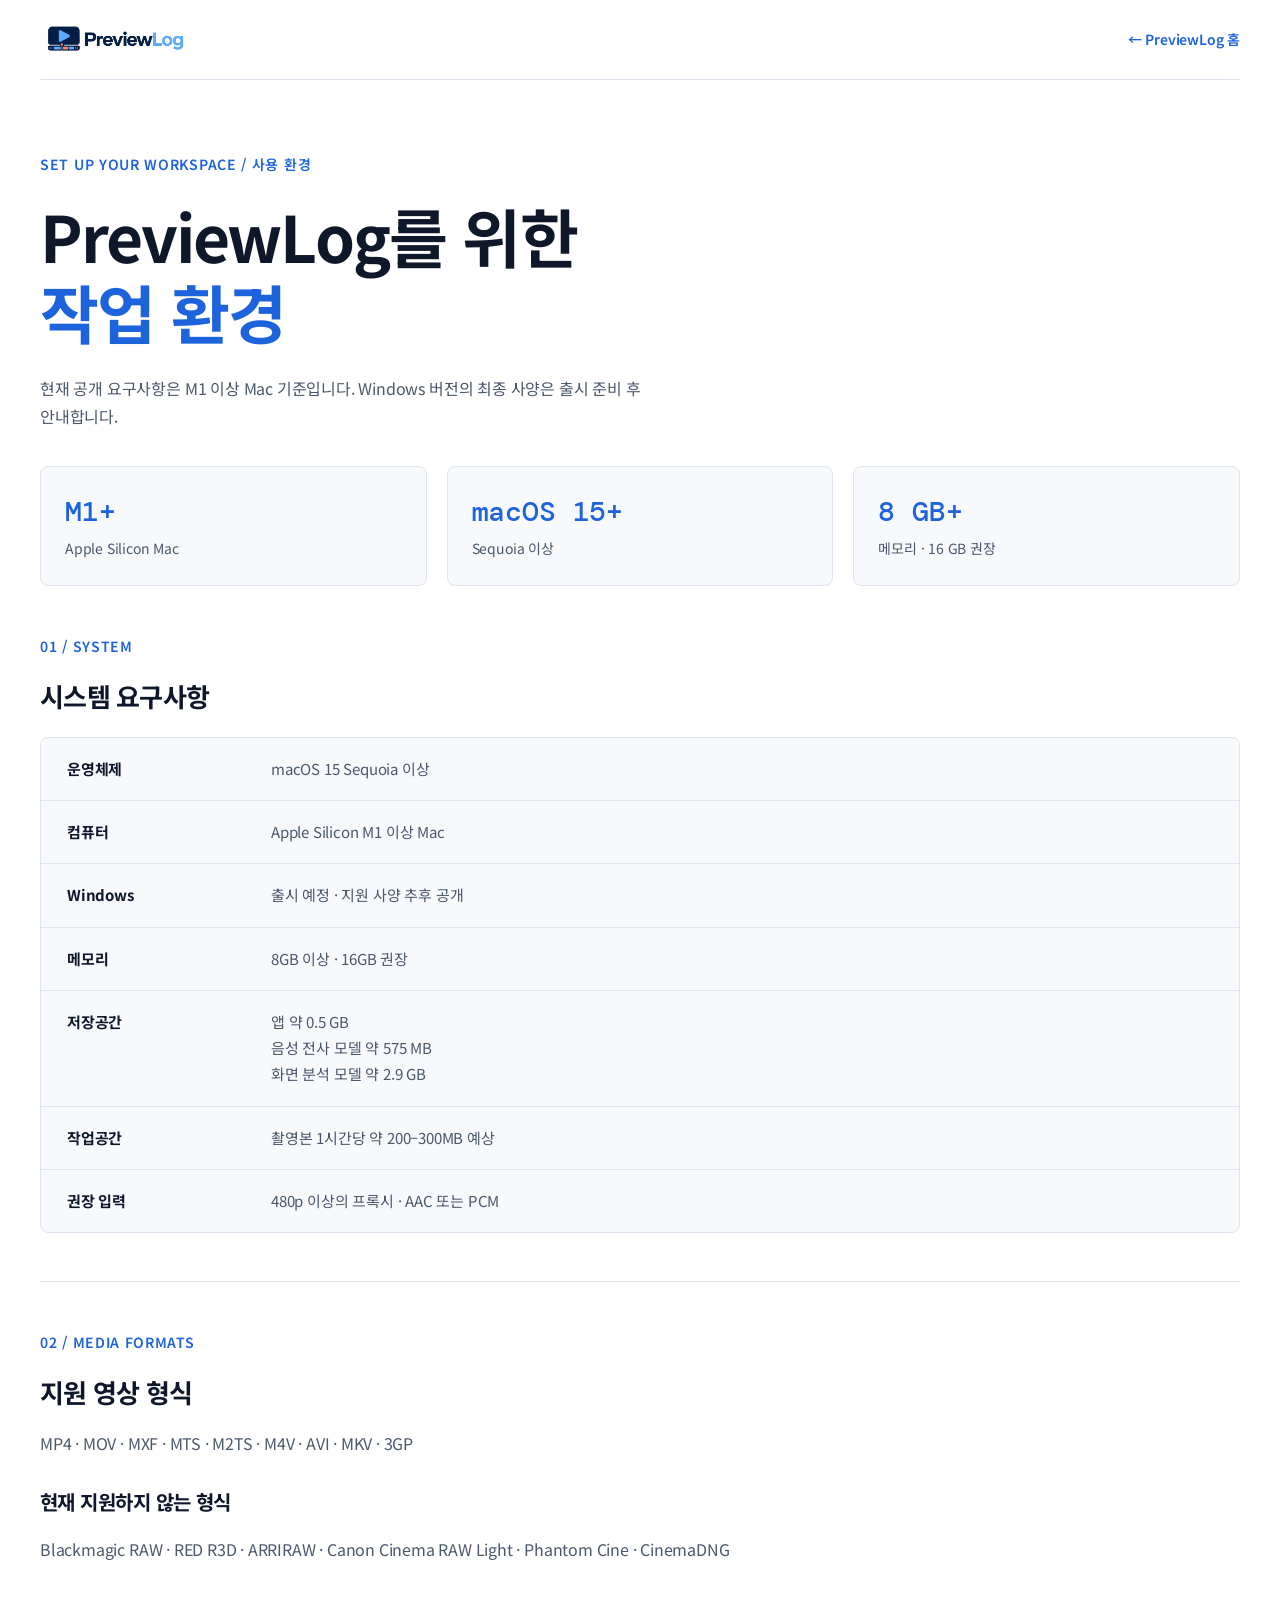
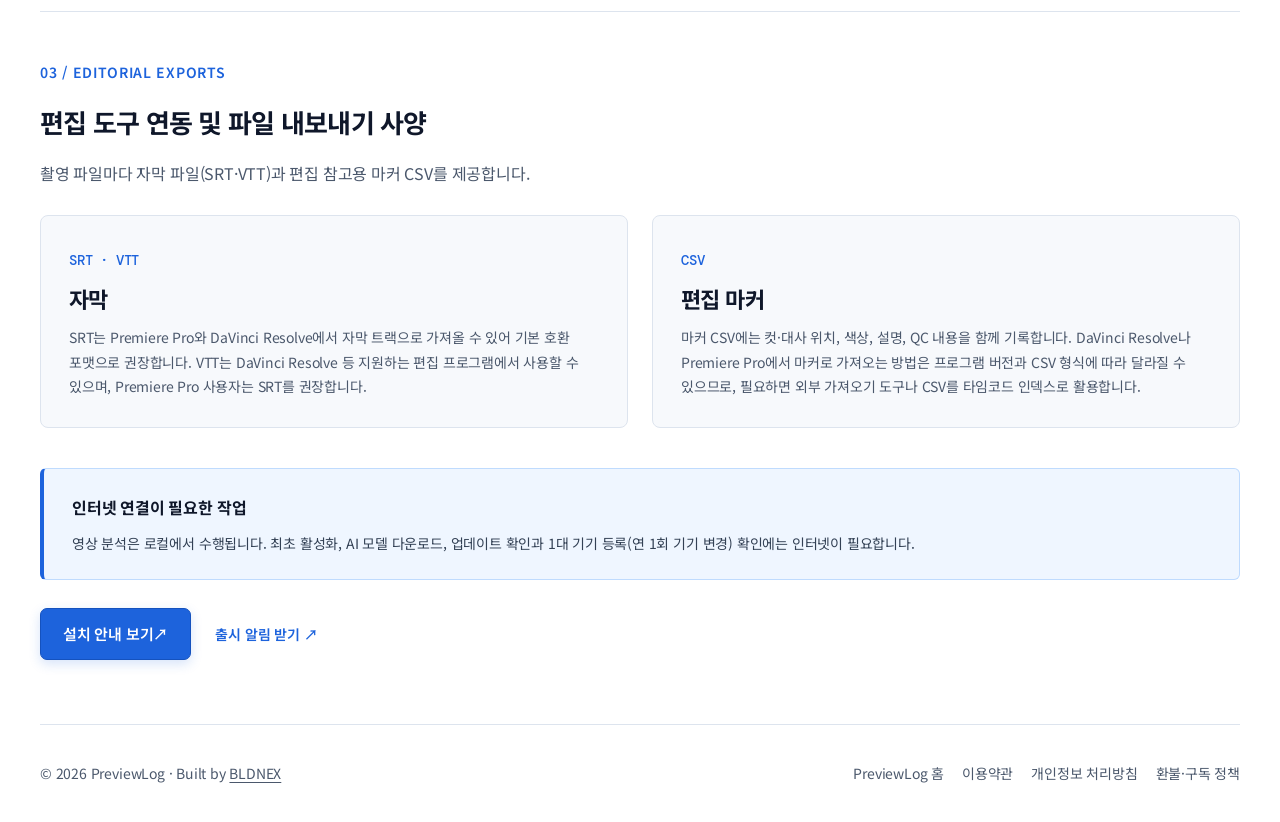
<file: site/requirements.html>
<!doctype html>
<html lang="ko">
  <head>
    <meta charset="UTF-8" />
    <meta name="viewport" content="width=device-width, initial-scale=1.0" />
    <meta name="theme-color" content="#ffffff" />
    <title>시스템 요구사항 — PreviewLog</title>
    <meta
      name="description"
      content="PreviewLog를 원활하게 실행하기 위한 시스템 요구사항 및 지원 비디오 포맷 안내. Apple Silicon Mac, 최소 메모리, 지원/미지원 코덱 상세."
    />
    <link
      rel="canonical"
      href="https://previewlog.bldnex.com/requirements"
    />
    <link
      rel="icon"
      type="image/png"
      href="./assets/brand/logos/previewlog-symbol.png"
    />
    <link rel="preconnect" href="https://fonts.googleapis.com" />
    <link rel="preconnect" href="https://fonts.gstatic.com" crossorigin />
    <link
      rel="stylesheet"
      href="https://fonts.googleapis.com/css2?family=DM+Mono:wght@400;500&family=Noto+Sans+KR:wght@400;500;600;700;800&display=swap"
    />
    <link rel="stylesheet" href="./landing.css" />
    <link rel="stylesheet" href="./subpages.css" />
  </head>
  <body class="subpage">
    <a class="skip-link" href="#main">본문으로 바로가기</a>
    <header class="site-header shell">
      <a class="brand" href="./">
        <img
          src="./assets/brand/logos/previewlog-logo-light.png"
          alt="PreviewLog"
          width="150"
        />
      </a>
      <a class="text-link back-link" href="./">← PreviewLog 홈</a>
    </header>

    <main id="main">
      <section class="subpage-hero shell">
        <p class="eyebrow">SET UP YOUR WORKSPACE / 사용 환경</p>
        <h1>PreviewLog를 위한<br /><em>작업 환경</em></h1>
        <p>
          현재 공개 요구사항은 M1 이상 Mac 기준입니다. Windows 버전의 최종
          사양은 출시 준비 후 안내합니다.
        </p>
        <div class="requirements-highlights" aria-label="핵심 요구사항">
          <div><b>M1+</b><span>Apple Silicon Mac</span></div>
          <div><b>macOS 15+</b><span>Sequoia 이상</span></div>
          <div><b>8 GB+</b><span>메모리 · 16 GB 권장</span></div>
        </div>
      </section>

      <section class="subpage-content shell">
        <div class="requirements-section-heading">
          <p class="eyebrow">01 / SYSTEM</p>
          <h2>시스템 요구사항</h2>
        </div>
        <div class="spec-table">
          <div><b>운영체제</b><span>macOS 15 Sequoia 이상</span></div>
          <div><b>컴퓨터</b><span>Apple Silicon M1 이상 Mac</span></div>
          <div><b>Windows</b><span>출시 예정 · 지원 사양 추후 공개</span></div>
          <div><b>메모리</b><span>8GB 이상 · 16GB 권장</span></div>
          <div>
            <b>저장공간</b
            ><span
              >앱 약 0.5 GB<br />음성 전사 모델 약 575 MB<br />화면 분석 모델 약
              2.9 GB</span
            >
          </div>
          <div>
            <b>작업공간</b><span>촬영본 1시간당 약 200–300MB 예상</span>
          </div>
          <div>
            <b>권장 입력</b><span>480p 이상의 프록시 · AAC 또는 PCM</span>
          </div>
        </div>

        <div class="format-box">
          <p class="eyebrow">02 / MEDIA FORMATS</p>
          <h2>지원 영상 형식</h2>
          <p>MP4 · MOV · MXF · MTS · M2TS · M4V · AVI · MKV · 3GP</p>
          <h2>현재 지원하지 않는 형식</h2>
          <p>
            Blackmagic RAW · RED R3D · ARRIRAW · Canon Cinema RAW Light ·
            Phantom Cine · CinemaDNG
          </p>
        </div>
        <div class="format-box">
          <p class="eyebrow">03 / EDITORIAL EXPORTS</p>
          <h2>편집 도구 연동 및 파일 내보내기 사양</h2>
          <p>
            촬영 파일마다 자막 파일(SRT·VTT)과 편집 참고용 마커 CSV를
            제공합니다.
          </p>
          <div class="compatibility-grid">
            <article>
              <span class="file-type">SRT · VTT</span>
              <h3>자막</h3>
              <p>
                SRT는 Premiere Pro와 DaVinci Resolve에서 자막 트랙으로 가져올 수
                있어 기본 호환 포맷으로 권장합니다. VTT는 DaVinci Resolve 등
                지원하는 편집 프로그램에서 사용할 수 있으며, Premiere Pro
                사용자는 SRT를 권장합니다.
              </p>
            </article>
            <article>
              <span class="file-type">CSV</span>
              <h3>편집 마커</h3>
              <p>
                마커 CSV에는 컷·대사 위치, 색상, 설명, QC 내용을 함께
                기록합니다. DaVinci Resolve나 Premiere Pro에서 마커로 가져오는
                방법은 프로그램 버전과 CSV 형식에 따라 달라질 수 있으므로,
                필요하면 외부 가져오기 도구나 CSV를 타임코드 인덱스로
                활용합니다.
              </p>
            </article>
          </div>
        </div>

        <div class="notice-box">
          <b>인터넷 연결이 필요한 작업</b>
          <p>
            영상 분석은 로컬에서 수행됩니다. 최초 활성화, AI 모델 다운로드,
            업데이트 확인과 1대 기기 등록(연 1회 기기 변경) 확인에는 인터넷이
            필요합니다.
          </p>
        </div>

        <div class="requirements-actions">
          <a class="button" href="./install.html"
            >설치 안내 보기 <span>↗</span></a
          ><a class="text-link" href="./#download">출시 알림 받기 ↗</a>
        </div>
      </section>
    </main>

    <footer class="site-footer shell">
      <div class="footer-bottom">
        <span
          >© 2026 PreviewLog · Built by
          <a
            href="https://bldnex.com"
            target="_blank"
            rel="noopener noreferrer"
            style="
              color: inherit;
              text-decoration: underline;
              text-underline-offset: 3px;
            "
            >BLDNEX</a
          ></span
        >
        <div class="footer-links">
          <a href="./">PreviewLog 홈</a>
          <a href="./terms.html">이용약관</a>
          <a href="./privacy.html">개인정보 처리방침</a>
          <a href="./refund.html">환불·구독 정책</a>
        </div>
      </div>
    </footer>
  </body>
</html>
</file>
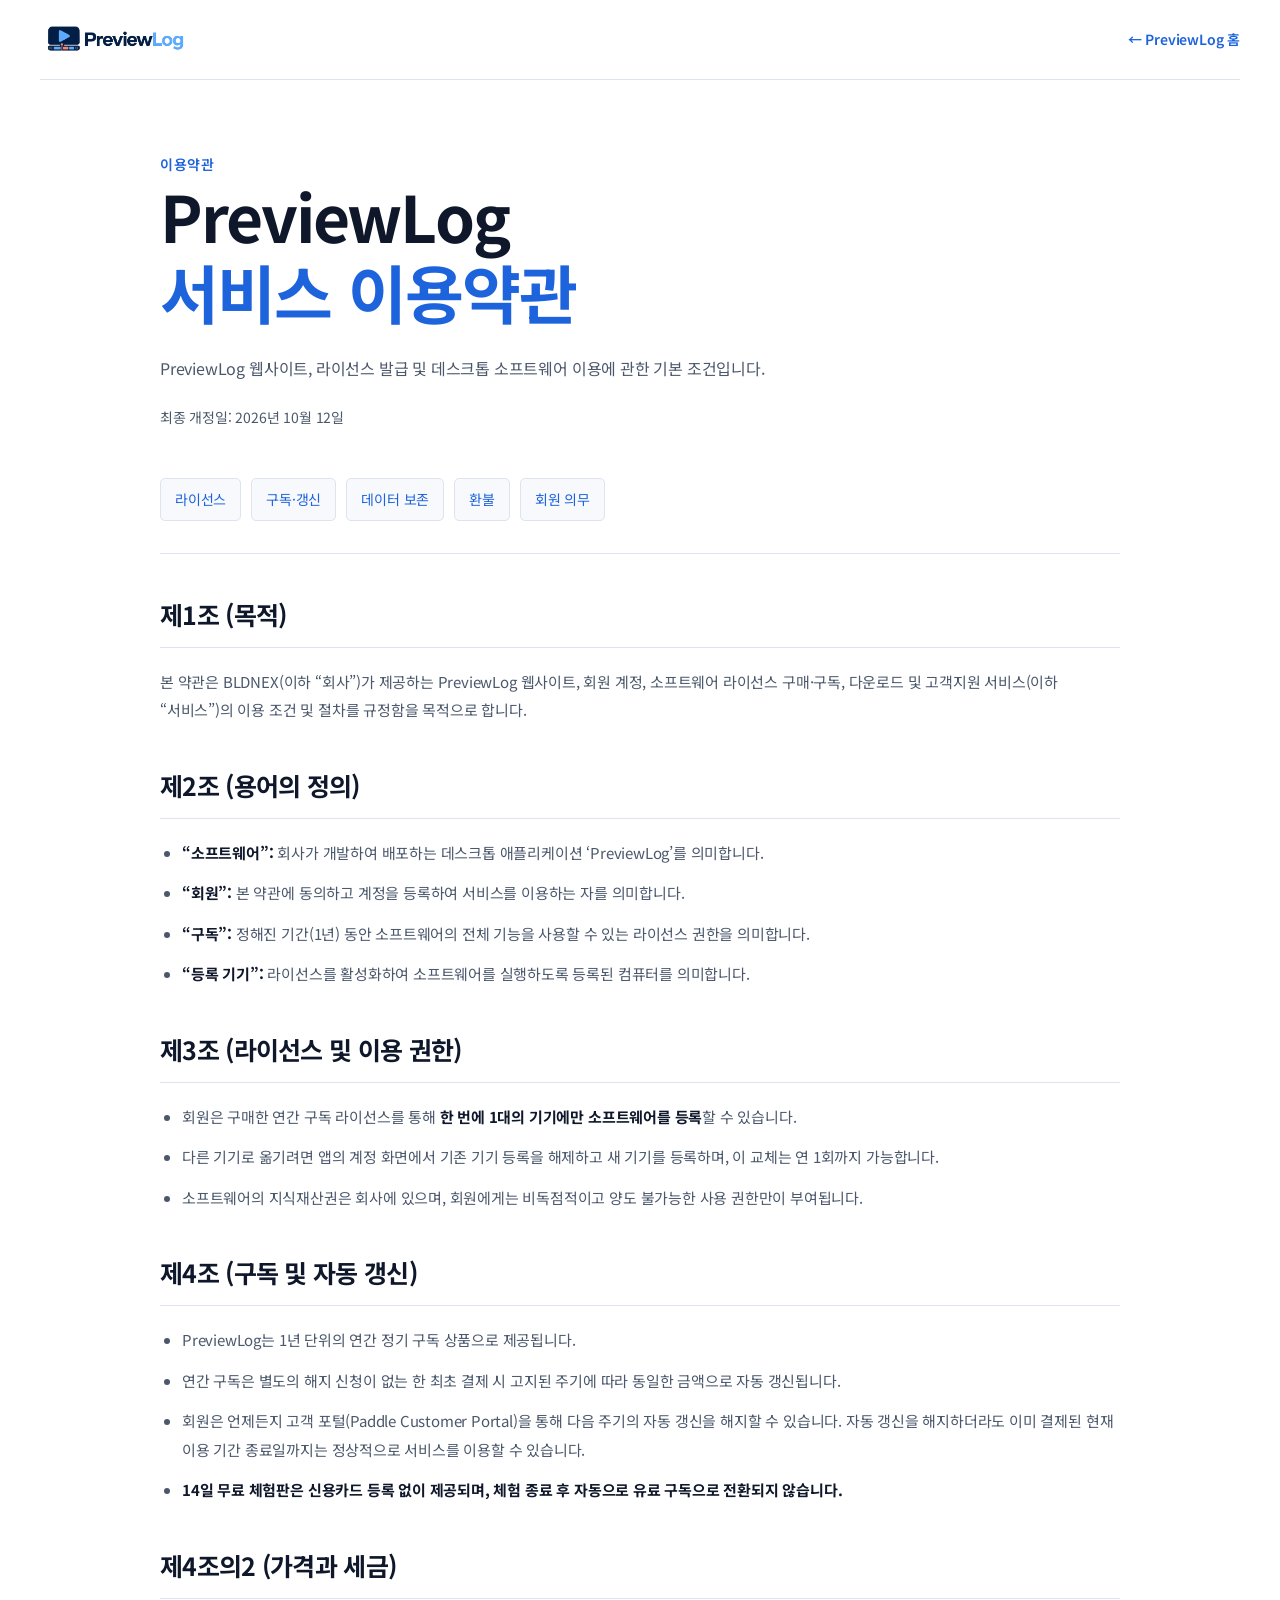
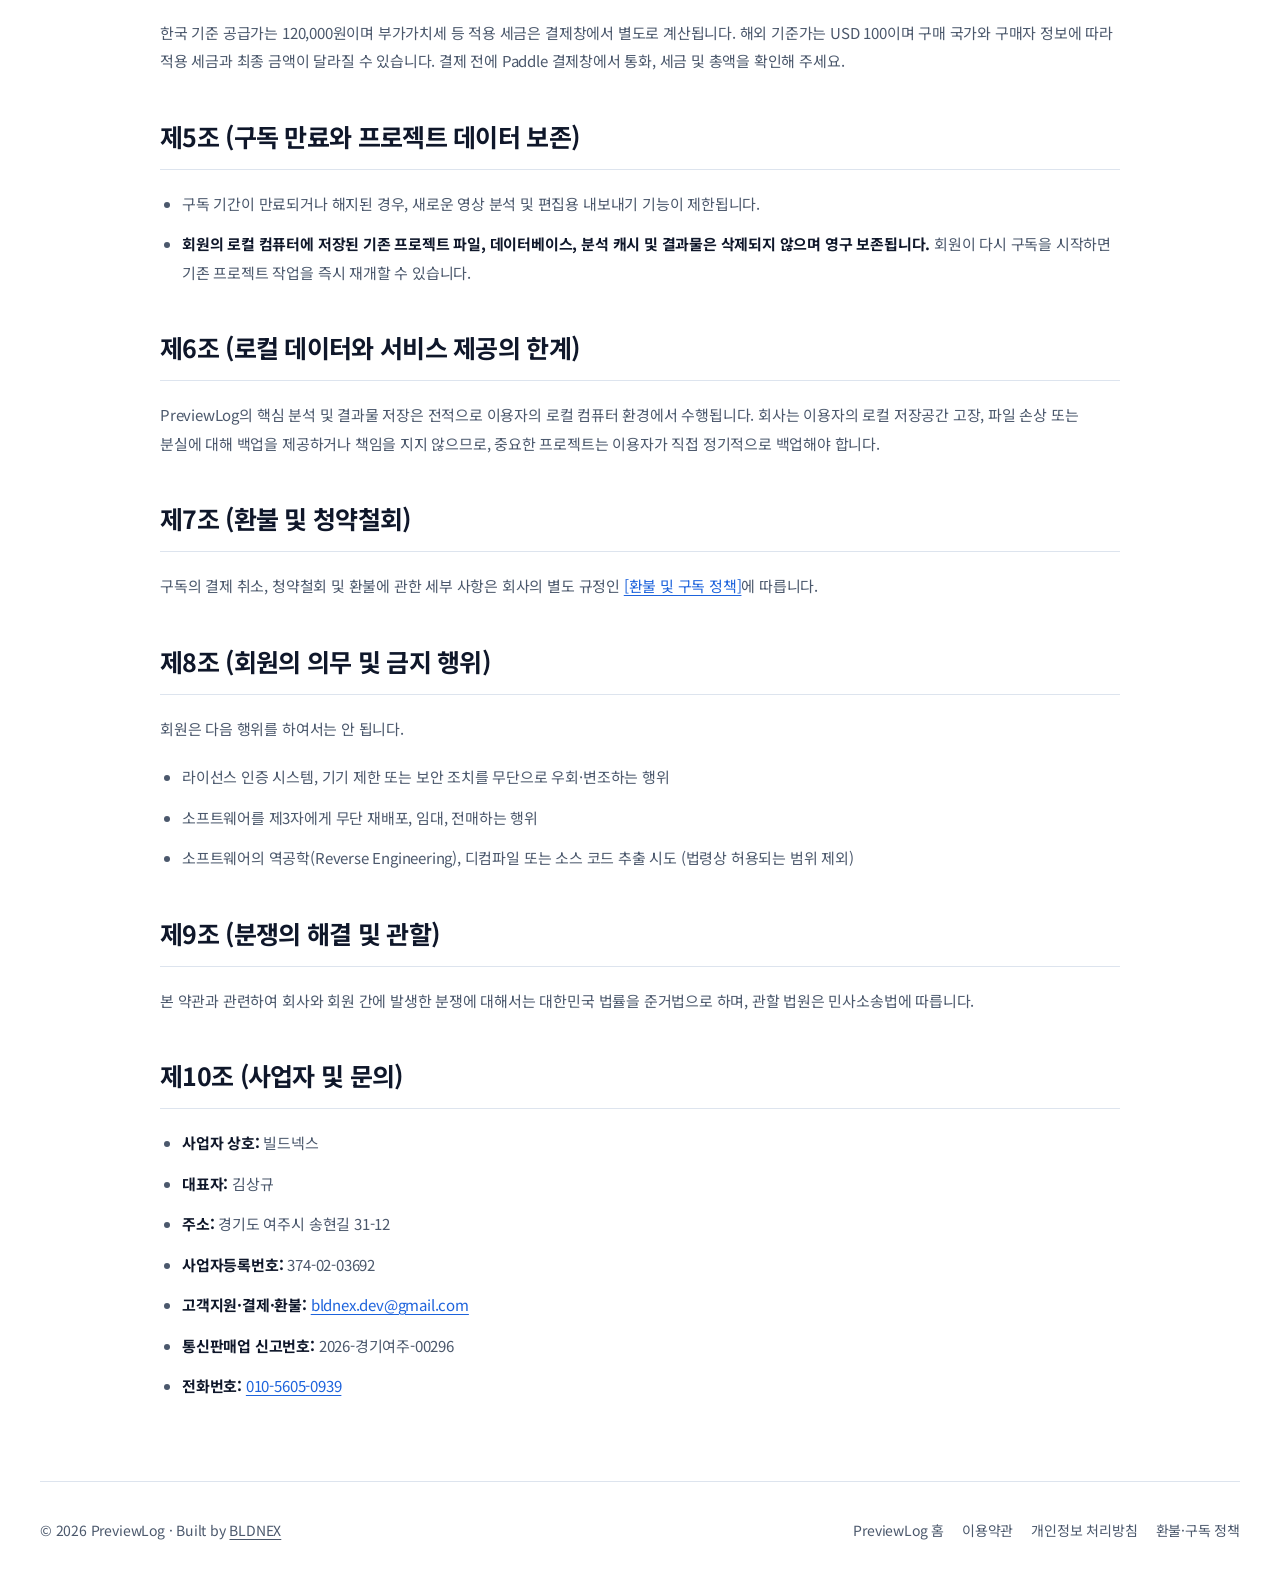
<file: site/terms.html>
<!doctype html>
<html lang="ko">
  <head>
    <meta charset="UTF-8" />
    <meta name="viewport" content="width=device-width, initial-scale=1.0" />
    <meta name="theme-color" content="#ffffff" />
    <title>서비스 이용약관 — PreviewLog</title>
    <meta
      name="description"
      content="PreviewLog 소프트웨어 및 온라인 서비스 이용약관. 라이선스 조건, 연간 구독, 계정 관리 및 이용자의 권리와 의무 안내."
    />
    <link rel="canonical" href="https://previewlog.bldnex.com/terms" />
    <link
      rel="icon"
      type="image/png"
      href="./assets/brand/logos/previewlog-symbol.png"
    />
    <link rel="preconnect" href="https://fonts.googleapis.com" />
    <link rel="preconnect" href="https://fonts.gstatic.com" crossorigin />
    <link
      rel="stylesheet"
      href="https://fonts.googleapis.com/css2?family=DM+Mono:wght@400;500&family=Noto+Sans+KR:wght@400;500;600;700;800&display=swap"
    />
    <link rel="stylesheet" href="./landing.css" />
    <link rel="stylesheet" href="./subpages.css" />
  </head>
  <body class="subpage policy-page">
    <a class="skip-link" href="#main">본문으로 바로가기</a>
    <header class="site-header shell">
      <a class="brand" href="./">
        <img
          src="./assets/brand/logos/previewlog-logo-light.png"
          alt="PreviewLog"
          width="150"
        />
      </a>
      <a class="text-link back-link" href="./">← PreviewLog 홈</a>
    </header>

    <main id="main">
      <section class="subpage-hero shell">
        <div class="eyebrow">이용약관</div>
        <h1>PreviewLog<br /><em>서비스 이용약관</em></h1>
        <p>
          PreviewLog 웹사이트, 라이선스 발급 및 데스크톱 소프트웨어 이용에 관한
          기본 조건입니다.
        </p>
        <span class="fine">최종 개정일: 2026년 10월 12일</span>
      </section>

      <section class="subpage-content shell">
        <nav class="policy-nav" aria-label="약관 목차">
          <a href="#article-3">라이선스</a><a href="#article-4">구독·갱신</a
          ><a href="#article-5">데이터 보존</a><a href="#article-7">환불</a
          ><a href="#article-8">회원 의무</a>
        </nav>
        <div class="legal-doc">
          <h2 id="article-1">제1조 (목적)</h2>
          <p>
            본 약관은 BLDNEX(이하 “회사”)가 제공하는 PreviewLog 웹사이트, 회원
            계정, 소프트웨어 라이선스 구매·구독, 다운로드 및 고객지원
            서비스(이하 “서비스”)의 이용 조건 및 절차를 규정함을 목적으로
            합니다.
          </p>

          <h2 id="article-2">제2조 (용어의 정의)</h2>
          <ul>
            <li>
              <strong>“소프트웨어”:</strong> 회사가 개발하여 배포하는 데스크톱
              애플리케이션 ‘PreviewLog’를 의미합니다.
            </li>
            <li>
              <strong>“회원”:</strong> 본 약관에 동의하고 계정을 등록하여
              서비스를 이용하는 자를 의미합니다.
            </li>
            <li>
              <strong>“구독”:</strong> 정해진 기간(1년) 동안 소프트웨어의 전체
              기능을 사용할 수 있는 라이선스 권한을 의미합니다.
            </li>
            <li>
              <strong>“등록 기기”:</strong> 라이선스를 활성화하여 소프트웨어를
              실행하도록 등록된 컴퓨터를 의미합니다.
            </li>
          </ul>

          <h2 id="article-3">제3조 (라이선스 및 이용 권한)</h2>
          <ul>
            <li>
              회원은 구매한 연간 구독 라이선스를 통해
              <strong>한 번에 1대의 기기에만 소프트웨어를 등록</strong>할 수
              있습니다.
            </li>
            <li>
              다른 기기로 옮기려면 앱의 계정 화면에서 기존 기기 등록을 해제하고
              새 기기를 등록하며, 이 교체는 연 1회까지 가능합니다.
            </li>
            <li>
              소프트웨어의 지식재산권은 회사에 있으며, 회원에게는 비독점적이고
              양도 불가능한 사용 권한만이 부여됩니다.
            </li>
          </ul>

          <h2 id="article-4">제4조 (구독 및 자동 갱신)</h2>
          <ul>
            <li>PreviewLog는 1년 단위의 연간 정기 구독 상품으로 제공됩니다.</li>
            <li>
              연간 구독은 별도의 해지 신청이 없는 한 최초 결제 시 고지된 주기에
              따라 동일한 금액으로 자동 갱신됩니다.
            </li>
            <li>
              회원은 언제든지 고객 포털(Paddle Customer Portal)을 통해 다음
              주기의 자동 갱신을 해지할 수 있습니다. 자동 갱신을 해지하더라도
              이미 결제된 현재 이용 기간 종료일까지는 정상적으로 서비스를 이용할
              수 있습니다.
            </li>
            <li>
              <strong
                >14일 무료 체험판은 신용카드 등록 없이 제공되며, 체험 종료 후
                자동으로 유료 구독으로 전환되지 않습니다.</strong
              >
            </li>
          </ul>

          <h2>제4조의2 (가격과 세금)</h2>
          <p>
            한국 기준 공급가는 120,000원이며 부가가치세 등 적용 세금은 결제창에서
            별도로 계산됩니다. 해외 기준가는 USD 100이며 구매 국가와 구매자
            정보에 따라 적용 세금과 최종 금액이 달라질 수 있습니다. 결제 전에
            Paddle 결제창에서 통화, 세금 및 총액을 확인해 주세요.
          </p>

          <h2 id="article-5">제5조 (구독 만료와 프로젝트 데이터 보존)</h2>
          <ul>
            <li>
              구독 기간이 만료되거나 해지된 경우, 새로운 영상 분석 및 편집용
              내보내기 기능이 제한됩니다.
            </li>
            <li>
              <strong
                >회원의 로컬 컴퓨터에 저장된 기존 프로젝트 파일, 데이터베이스,
                분석 캐시 및 결과물은 삭제되지 않으며 영구 보존됩니다.</strong
              >
              회원이 다시 구독을 시작하면 기존 프로젝트 작업을 즉시 재개할 수
              있습니다.
            </li>
          </ul>

          <h2 id="article-6">제6조 (로컬 데이터와 서비스 제공의 한계)</h2>
          <p>
            PreviewLog의 핵심 분석 및 결과물 저장은 전적으로 이용자의 로컬
            컴퓨터 환경에서 수행됩니다. 회사는 이용자의 로컬 저장공간 고장, 파일
            손상 또는 분실에 대해 백업을 제공하거나 책임을 지지 않으므로, 중요한
            프로젝트는 이용자가 직접 정기적으로 백업해야 합니다.
          </p>

          <h2 id="article-7">제7조 (환불 및 청약철회)</h2>
          <p>
            구독의 결제 취소, 청약철회 및 환불에 관한 세부 사항은 회사의 별도
            규정인 <a href="./refund.html">[환불 및 구독 정책]</a>에 따릅니다.
          </p>

          <h2 id="article-8">제8조 (회원의 의무 및 금지 행위)</h2>
          <p>회원은 다음 행위를 하여서는 안 됩니다.</p>
          <ul>
            <li>
              라이선스 인증 시스템, 기기 제한 또는 보안 조치를 무단으로
              우회·변조하는 행위
            </li>
            <li>소프트웨어를 제3자에게 무단 재배포, 임대, 전매하는 행위</li>
            <li>
              소프트웨어의 역공학(Reverse Engineering), 디컴파일 또는 소스 코드
              추출 시도 (법령상 허용되는 범위 제외)
            </li>
          </ul>

          <h2 id="article-9">제9조 (분쟁의 해결 및 관할)</h2>
          <p>
            본 약관과 관련하여 회사와 회원 간에 발생한 분쟁에 대해서는 대한민국
            법률을 준거법으로 하며, 관할 법원은 민사소송법에 따릅니다.
          </p>

          <h2 id="article-10">제10조 (사업자 및 문의)</h2>
          <ul>
            <li><strong>사업자 상호:</strong> 빌드넥스</li>
            <li><strong>대표자:</strong> 김상규</li>
            <li><strong>주소:</strong> 경기도 여주시 송현길 31-12</li>
            <li><strong>사업자등록번호:</strong> 374-02-03692</li>
            <li><strong>고객지원·결제·환불:</strong> <a href="mailto:bldnex.dev@gmail.com">bldnex.dev@gmail.com</a></li>
            <li><strong>통신판매업 신고번호:</strong> 2026-경기여주-00296</li>
            <li><strong>전화번호:</strong> <a href="tel:010-5605-0939">010-5605-0939</a></li>
          </ul>
        </div>
      </section>
    </main>

    <footer class="site-footer shell">
      <div class="footer-bottom">
        <span
          >© 2026 PreviewLog · Built by
          <a
            href="https://bldnex.com"
            target="_blank"
            rel="noopener noreferrer"
            style="
              color: inherit;
              text-decoration: underline;
              text-underline-offset: 3px;
            "
            >BLDNEX</a
          ></span
        >
        <div class="footer-links">
          <a href="./">PreviewLog 홈</a>
          <a href="./terms.html">이용약관</a>
          <a href="./privacy.html">개인정보 처리방침</a>
          <a href="./refund.html">환불·구독 정책</a>
        </div>
      </div>
    </footer>
  </body>
</html>
</file>
<file: site/landing.css>
:root {
  color-scheme: light;
  --bg: #ffffff;
  --bg-alt: #f3f6fb;
  --panel: #f7f9fc;
  --line: #dde4ee;
  --text: #0f172a;
  --muted: #4b586c;
  --blue: #1d63dc;
  --mono: "DM Mono", monospace;
}
* {
  box-sizing: border-box;
}
html {
  scroll-behavior: smooth;
  scroll-padding-top: 95px;
}
body {
  margin: 0;
  background: var(--bg);
  color: var(--text);
  font:
    16px/1.75 "Noto Sans KR",
    sans-serif;
  letter-spacing: -0.012em;
  word-break: keep-all;
}
a {
  color: inherit;
  text-decoration: none;
}
button,
input,
select {
  font: inherit;
}
button,
a,
input,
select,
summary {
  touch-action: manipulation;
}
button {
  cursor: pointer;
}
button:disabled {
  opacity: 0.6;
  cursor: wait;
}
:focus-visible {
  outline: 3px solid var(--blue);
  outline-offset: 5px;
}
[hidden] {
  display: none !important;
}
p {
  color: var(--muted);
  margin: 0 0 20px;
}
h1,
h2,
h3,
h4 {
  color: var(--text);
  line-height: 1.32;
  letter-spacing: -0.028em;
  margin: 0 0 20px;
}
h2 {
  font-size: clamp(30px, 3.3vw, 44px);
}
h3 {
  font-size: 22px;
}
em {
  font-style: normal;
  color: var(--blue);
}
.shell {
  width: min(1200px, calc(100% - 64px));
  margin: auto;
}
.section {
  padding-top: 88px;
  padding-bottom: 88px;
}
.eyebrow,
.step {
  font-size: 14px;
  letter-spacing: 0.05em;
  color: var(--blue);
  font-weight: 600;
}
.mono {
  font: 14px/1.6 var(--mono);
  letter-spacing: 0;
}
.fine {
  font-size: 14px;
  line-height: 1.6;
  color: var(--muted);
}
.status-dot {
  display: inline-block;
  width: 7px;
  height: 7px;
  border-radius: 50%;
  background: #109868;
  margin-right: 7px;
}
.skip-link {
  position: fixed;
  top: -100px;
  left: 20px;
  z-index: 200;
  background: var(--panel);
  color: var(--text);
  border: 1px solid var(--line);
  padding: 12px;
}
.skip-link:focus {
  top: 10px;
}
.site-header {
  height: 80px;
  display: flex;
  align-items: center;
  gap: 28px;
  border-bottom: 1px solid var(--line);
  position: relative;
  z-index: 10;
}
.brand {
  display: flex;
}
.brand img {
  max-width: 100%;
  height: auto;
}
.nav-links {
  display: flex;
  gap: 28px;
  margin-left: auto;
  font-size: 14px;
  color: var(--muted);
  font-weight: 500;
}
.nav-links a:hover,
.text-link:hover {
  color: var(--text);
}
.button {
  display: inline-flex;
  align-items: center;
  justify-content: center;
  min-height: 50px;
  padding: 12px 22px;
  background: #1d63dc;
  border: 1px solid #1552be;
  border-radius: 7px;
  color: white;
  font-weight: 600;
  font-size: 15px;
  box-shadow: 0 4px 12px rgba(29, 99, 220, 0.18);
}
.button:hover {
  background: #164fb3;
}
.header-cta {
  min-height: 42px;
  padding: 9px 18px;
  font-size: 14px;
}
.menu-button {
  display: none;
}
.hero {
  padding-top: 72px;
  padding-bottom: 56px;
}
.hero-copy {
  text-align: center;
  max-width: 1000px;
  margin: 0 auto 48px;
}
.hero h1 {
  font-size: clamp(38px, 5.1vw, 66px);
  line-height: 1.25;
  font-weight: 800;
  letter-spacing: -0.03em;
  margin-bottom: 26px;
}
.lede {
  font-size: 18px;
  line-height: 1.8;
}
.actions {
  display: flex;
  align-items: center;
  justify-content: center;
  gap: 26px;
  margin: 30px 0 16px;
}
.text-link {
  font-size: 14px;
  color: var(--blue);
  font-weight: 600;
}
/* Dark NLE App Window frame for strong contrast on white hero */
.workspace {
  border: 1px solid #262f3d;
  border-radius: 12px;
  background: #171b22;
  overflow: hidden;
  box-shadow:
    0 28px 70px rgba(15, 23, 42, 0.16),
    0 6px 20px rgba(15, 23, 42, 0.08);
  max-width: 1050px;
  margin: auto;
}
.product-capture { max-width: 1200px; }
.product-capture .example-tag {
  margin-left: 0;
  color: #cdd6e3;
  border-color: #3d4756;
}
.capture-panel { margin: 0; background: #111314; }
.capture-panel[hidden] { display: none; }
.capture-panel img { display: block; width: 100%; height: auto; }
.capture-panel figcaption {
  display: flex;
  flex-wrap: wrap;
  justify-content: space-between;
  gap: 8px 20px;
  padding: 16px 20px;
  border-top: 1px solid #2a313d;
  color: #b4c0d0;
  font-size: 14px;
  line-height: 1.6;
}
.example-tag {
  margin-left: auto;
  border: 1px solid #cbd5e1;
  border-radius: 4px;
  padding: 2px 8px;
  font-size: 14px;
  font-weight: 500;
  color: var(--text);
}
.workspace-toolbar {
  display: flex;
  justify-content: space-between;
  align-items: center;
  padding: 14px 22px;
  border-bottom: 1px solid #2a313d;
  gap: 15px;
}
.view-switch {
  display: flex;
  gap: 4px;
  background: #0f1217;
  padding: 4px;
  border-radius: 6px;
}
.view-switch button {
  border: 0;
  background: transparent;
  color: #aab5c4;
  padding: 7px 16px;
  border-radius: 4px;
  font-size: 14px;
  font-weight: 500;
}
.view-switch button[aria-pressed="true"] {
  background: #2c3e59;
  color: #c0daff;
}
.section-heading {
  display: grid;
  grid-template-columns: 1.4fr 1fr;
  gap: 70px;
  align-items: end;
  margin-bottom: 40px;
}
.section-heading h2 {
  margin: 0;
}
.section-heading > p {
  margin: 0;
  font-size: 15px;
}
.output-layout {
  display: grid;
  grid-template-columns: minmax(0, 1.4fr) minmax(0, 1fr);
  gap: 48px;
  align-items: center;
}
.output-gallery {
  min-width: 0;
  overflow: hidden;
  border: 1px solid #262f3d;
  border-radius: 12px;
  background: #171b22;
  box-shadow:
    0 20px 50px rgba(15, 23, 42, 0.12),
    0 4px 12px rgba(15, 23, 42, 0.06);
}
.output-gallery .example-tag {
  margin-left: 0;
  color: #cdd6e3;
  border-color: #3d4756;
}
.output-gallery .workspace-toolbar {
  flex-wrap: wrap;
}
.output-capture[hidden] { display: none; }
.output-capture {
  margin: 0;
  overflow: hidden;
  background: #171b22;
}
.output-capture figcaption {
  padding: 18px 20px;
  display: flex;
  flex-wrap: wrap;
  align-items: center;
  justify-content: space-between;
  gap: 8px;
}
.output-capture h3 { margin: 0; font-size: 18px; }
.output-capture figcaption span { font-size: 14px; color: var(--muted); }
.output-capture img { display: block; width: 100%; height: auto; }
.output-details .export-list {
  display: grid;
  grid-template-columns: 1fr;
  gap: 30px;
  margin-top: 0;
}
.output-details .export-list article { padding: 0; border: 0; }
@media (max-width: 900px) {
  .output-layout { grid-template-columns: 1fr; gap: 30px; }
}
.export-list article {
  padding: 22px 0;
  border-bottom: 1px solid var(--line);
}
.export-list article:first-child {
  padding-top: 0;
}
.export-list article:last-child {
  border: 0;
}
.file-type {
  font: 14px var(--mono);
  color: var(--blue);
  font-weight: 500;
}
.export-list h3 {
  margin: 10px 0;
}
.export-list p {
  font-size: 14px;
  margin-bottom: 12px;
}
/* Alternating cool-gray surface for workflow section */
.workflow {
  background: var(--bg-alt);
  border-block: 1px solid var(--line);
}
.workflow-grid {
  display: grid;
  grid-template-columns: repeat(3, 1fr);
  gap: 20px;
}
.workflow-grid article {
  background: #ffffff;
  border: 1px solid var(--line);
  border-radius: 10px;
  padding: 26px;
  display: flex;
  flex-direction: column;
  box-shadow: 0 4px 16px rgba(15, 23, 42, 0.04);
}
.workflow-grid h3 {
  margin: 24px 0 16px;
}
.workflow-grid p {
  font-size: 14px;
}
.mini-strip {
  display: flex;
  gap: 8px;
  margin-top: auto;
  padding-top: 15px;
}
.mini-strip span {
  flex: 1;
  padding: 20px 8px 8px;
  background: linear-gradient(145deg, #334155, #1e293b);
  color: #f1f5f9;
  font: 14px var(--mono);
  border-radius: 4px;
}
.mini-log {
  display: flex;
  flex-direction: column;
  gap: 8px;
  background: #f1f5f9;
  border-left: 3px solid var(--blue);
  padding: 13px;
  margin-top: auto;
  font-size: 14px;
  line-height: 1.6;
  color: var(--text);
}
.mini-log .mono {
  color: var(--blue);
}
mark {
  background: #dbeafe;
  color: #1e40af;
  padding: 0 3px;
  border-radius: 3px;
}
.qc-tags {
  display: flex;
  gap: 6px;
  flex-wrap: wrap;
  margin-top: auto;
  padding-top: 15px;
}
.qc-tags span {
  font-size: 14px;
  background: #fffbeb;
  color: #b45309;
  border: 1px solid #fcd34d;
  padding: 6px 10px;
  border-radius: 4px;
  font-weight: 500;
}
.advanced {
  border-block: 1px solid var(--line);
  margin-top: 28px;
}
.advanced summary,
.faq-list summary {
  cursor: pointer;
  display: flex;
  justify-content: space-between;
  gap: 15px;
  padding: 22px 0;
  list-style: none;
  font-weight: 600;
  color: var(--text);
}
.advanced summary::-webkit-details-marker,
.faq-list summary::-webkit-details-marker {
  display: none;
}
.advanced summary span,
.faq-list summary span {
  color: var(--blue);
}
details[open] > summary span {
  transform: rotate(45deg);
}
.advanced > div {
  display: grid;
  grid-template-columns: repeat(3, 1fr);
  gap: 32px;
}
.advanced p {
  font-size: 14px;
}
.advanced b {
  display: block;
  color: var(--text);
  margin-bottom: 10px;
}
.environment {
  display: grid;
  grid-template-columns: 1fr 1fr;
  gap: 80px;
}
.environment > div > p {
  max-width: 480px;
}
.spec-panel {
  border: 1px solid var(--line);
  padding: 28px;
  border-radius: 10px;
  background: var(--panel);
}
.spec-panel h3 {
  font-size: 19px;
}
.spec-panel dl {
  margin: 0 0 24px;
}
.spec-panel dl div {
  display: grid;
  grid-template-columns: 80px 1fr;
  gap: 12px;
  font-size: 14px;
  line-height: 1.6;
  padding: 14px 0;
  border-bottom: 1px solid var(--line);
}
dt {
  color: var(--muted);
  font-weight: 500;
}
dd {
  margin: 0;
  color: var(--text);
}
.pricing {
  border-top: 1px solid var(--line);
}
.pricing-grid {
  display: grid;
  grid-template-columns: 1fr 1fr;
  gap: 20px;
}
.pricing-grid article {
  background: linear-gradient(135deg, #162235, #0f172a);
  border: 1px solid #26354d;
  border-radius: 12px;
  padding: 32px;
  color: #f8fafc;
  box-shadow: 0 16px 40px rgba(15, 23, 42, 0.12);
}
.pricing-grid article.annual {
  border: 1.5px solid #60a5fa;
  background: linear-gradient(135deg, #1c3558, #0f172a);
  box-shadow: 0 20px 48px rgba(15, 23, 42, 0.18);
}
.pricing-grid article .eyebrow {
  color: #7cc0ff;
}
.pricing-grid h3 {
  font: 500 44px/1.4 var(--mono);
  margin: 20px 0 12px;
  color: #f8fafc;
}
.pricing-grid h3 span {
  font:
    14px "Noto Sans KR",
    sans-serif;
  color: #94a3b8;
}
.pricing-grid p {
  margin-bottom: 8px;
  color: #cbd5e1;
}
.pricing-grid .fine {
  color: #94a3b8;
}
.license-notes {
  display: flex;
  flex-wrap: wrap;
  gap: 12px 28px;
  margin-top: 24px;
  font-size: 14px;
  line-height: 1.6;
  color: var(--muted);
}
.license-notes a {
  color: var(--blue);
  font-weight: 500;
}
.faq {
  border-top: 1px solid var(--line);
}
.faq-list {
  margin-top: 30px;
}
.faq-list details {
  border-bottom: 1px solid var(--line);
}
.faq-list p {
  max-width: 860px;
  font-size: 14px;
}
.faq-list a {
  text-decoration: underline;
  color: var(--blue);
}
.download {
  padding-top: 30px;
}
/* Deep Navy Studio Callout Banner with Crisp White Form Card */
.download-card {
  background: linear-gradient(135deg, #0f172a, #17253b);
  border: 1px solid #1e293b;
  border-radius: 14px;
  display: grid;
  grid-template-columns: 1fr 1fr;
  gap: 60px;
  padding: 48px;
  color: #f8fafc;
  box-shadow: 0 24px 60px rgba(15, 23, 42, 0.14);
}
.download-card > div:first-child {
  align-self: center;
}
.download-card > div:first-child .eyebrow {
  color: #7cc0ff;
}
.download-card > div:first-child .status-dot {
  background: #34d399;
}
.download-card > div:first-child h2 {
  font-size: 36px;
  color: #f8fafc;
}
.download-card > div:first-child h2 em {
  color: #7cc0ff;
}
.download-card > div:first-child p {
  color: #cbd5e1;
}
.download-card > div:first-child .fine {
  color: #94a3b8;
}
.waitlist-card {
  background: #ffffff;
  color: var(--text);
  border: 1px solid #e2e8f0;
  border-radius: 10px;
  padding: 32px;
  box-shadow: 0 12px 32px rgba(0, 0, 0, 0.2);
}
.waitlist-card h3 {
  color: var(--text);
  margin-bottom: 24px;
}
.form-group {
  display: flex;
  flex-direction: column;
  gap: 8px;
  margin-bottom: 18px;
}
.form-group label {
  font-size: 14px;
  font-weight: 600;
  color: var(--text);
}
.form-group input,
.form-group select {
  width: 100%;
  min-width: 0;
  min-height: 46px;
  background: #f8fafc;
  color: var(--text);
  border: 1px solid #cbd5e1;
  border-radius: 6px;
  padding: 10px 12px;
  font-size: 14px;
}
.form-group input::placeholder {
  color: #64748b;
}
.waitlist-fields {
  display: grid;
  grid-template-columns: 1fr 1fr;
  gap: 14px;
}
.waitlist-consent {
  display: flex;
  gap: 10px;
  align-items: flex-start;
  font-size: 14px;
  line-height: 1.6;
  margin-bottom: 18px;
  color: var(--text);
}
.waitlist-consent input {
  width: 18px;
  height: 18px;
  flex-shrink: 0;
  accent-color: #1d63dc;
}
.waitlist-form .button {
  width: 100%;
}
.waitlist-honeypot {
  position: absolute;
  width: 1px;
  height: 1px;
  opacity: 0;
  overflow: hidden;
  pointer-events: none;
}
.waitlist-status {
  display: block;
  font-size: 14px;
  margin-top: 12px;
  font-weight: 500;
}
.is-error {
  color: #dc2626;
}
.is-success {
  color: #059669;
}
.waitlist-privacy-notice {
  font-size: 14px;
  line-height: 1.7;
  margin: 12px 0 0;
  color: var(--muted);
}
.site-footer {
  border-top: 1px solid var(--line);
  padding: 36px 0;
  display: flex;
  flex-wrap: wrap;
  justify-content: space-between;
  gap: 28px;
}
.site-footer p {
  font-size: 14px;
  margin: 12px 0 0;
}
.footer-links {
  display: flex;
  flex-wrap: wrap;
  gap: 18px;
  font-size: 14px;
  color: var(--muted);
}
.footer-links a:hover {
  color: var(--text);
}
.copyright {
  width: 100%;
}
@media (max-width: 900px) {
  .section {
    padding-block: 64px;
  }
  .section-heading {
    gap: 30px;
  }
  .environment {
    gap: 30px;
  }
  .workflow-grid {
    gap: 12px;
  }
  .workflow-grid article {
    padding: 20px;
  }
  .workflow-grid h3 {
    font-size: 19px;
  }
  .download-card {
    gap: 30px;
    padding: 30px;
  }
  .nav-links {
    gap: 16px;
  }
  .header-cta {
    display: none;
  }
}
@media (max-width: 640px) {
  html {
    scroll-padding-top: 20px;
  }
  .shell {
    width: calc(100% - 40px);
  }
  .site-header {
    height: 68px;
  }
  .brand img {
    width: 132px;
  }
  .menu-button {
    display: block;
    margin-left: auto;
    background: #ffffff;
    border: 1px solid var(--line);
    color: var(--text);
    width: 44px;
    height: 44px;
    border-radius: 5px;
  }
  .nav-links {
    display: none;
    position: absolute;
    top: 67px;
    left: 0;
    right: 0;
    background: #ffffff;
    border: 1px solid var(--line);
    box-shadow: 0 12px 28px rgba(15, 23, 42, 0.1);
    padding: 16px;
    flex-direction: column;
    gap: 0;
  }
  .nav-links.open {
    display: flex;
  }
  .nav-links a {
    padding: 12px;
  }
  .hero {
    padding-top: 48px;
    padding-bottom: 28px;
  }
  .hero-copy {
    text-align: left;
    margin-bottom: 32px;
  }
  .hero h1 {
    font-size: clamp(33px, 8.9vw, 48px);
    line-height: 1.25;
  }
  .hero .eyebrow {
    font-size: 14px;
    letter-spacing: 0.02em;
  }
  .lede {
    font-size: 15px;
  }
  .lede br {
    display: none;
  }
  .actions {
    justify-content: flex-start;
    gap: 18px;
    flex-wrap: wrap;
  }
  .fine {
    font-size: 14px;
  }
  .example-tag {
    font-size: 14px;
  }
  .workspace-toolbar {
    padding: 12px;
    flex-wrap: wrap;
  }
  .workspace-toolbar > .mono {
    font-size: 14px;
  }
  .view-switch {
    width: 100%;
  }
  .view-switch button {
    flex: 1;
    min-height: 38px;
    font-size: 14px;
  }
  .section {
    padding-block: 48px;
  }
  .section-heading,
  .environment,
  .pricing-grid,
  .download-card {
    grid-template-columns: 1fr;
    gap: 28px;
  }
  .section-heading {
    margin-bottom: 28px;
  }
  .section-heading > p {
    font-size: 15px;
  }
  .export-list article {
    padding: 20px 0;
  }
  .workflow-grid {
    grid-template-columns: 1fr;
    gap: 16px;
  }
  .workflow-grid article {
    padding: 24px;
  }
  .workflow-grid h3 {
    font-size: 22px;
    margin-top: 16px;
  }
  .mini-strip span {
    padding-top: 14px;
  }
  .advanced > div {
    grid-template-columns: 1fr;
    gap: 0;
  }
  .advanced summary {
    font-size: 15px;
  }
  .spec-panel {
    padding: 22px;
  }
  .spec-panel dl div {
    grid-template-columns: 74px 1fr;
    font-size: 14px;
  }
  .pricing-grid article {
    padding: 26px;
  }
  .pricing-grid h3 {
    font-size: 36px;
  }
  .license-notes {
    display: grid;
    gap: 12px;
    font-size: 14px;
  }
  .faq-list summary {
    font-size: 15px;
  }
  .download {
    padding-top: 16px;
  }
  .download-card {
    padding: 24px 20px;
  }
  .download-card > div:first-child h2 {
    font-size: 29px;
  }
  .download-card > div:first-child p {
    font-size: 15px;
  }
  .download-card > div:first-child .fine {
    font-size: 14px;
  }
  .waitlist-card {
    padding: 22px 18px;
  }
  .waitlist-fields {
    grid-template-columns: 1fr;
    gap: 0;
  }
  .download-card .waitlist-privacy-notice {
    font-size: 14px;
    line-height: 1.6;
  }
  .site-footer {
    padding-top: 30px;
  }
}
@media (prefers-reduced-motion: reduce) {
  html {
    scroll-behavior: auto;
  }
  * {
    animation: none !important;
    transition: none !important;
  }
}
</file>
<file: site/subpages.css>
/* Supporting pages share the landing colors, typography and controls. */
.subpage {
  min-height: 100vh;
  display: flex;
  flex-direction: column;
}
.subpage main {
  flex: 1;
}
.release-placeholder {
  display: grid;
  grid-template-columns: repeat(6, auto);
  gap: 20px;
  background: var(--panel);
  border: 1px solid var(--line);
  border-radius: 8px;
  padding: 26px;
  margin: 28px 0;
  align-items: center;
}
.release-placeholder span {
  font: 14px var(--mono);
  color: var(--muted);
}
.release-placeholder strong {
  font: 16px var(--mono);
  color: var(--blue);
}
.changelog-page .notice-box {
  margin-top: 0;
}
@media (max-width: 640px) {
  .release-placeholder {
    grid-template-columns: 1fr 1fr;
    padding: 22px;
  }
}
.guide-grid {
  display: grid;
  grid-template-columns: repeat(2, 1fr);
  gap: 24px;
}
.guide-grid article {
  padding: 30px;
  background: var(--panel);
  border: 1px solid var(--line);
  border-radius: 8px;
}
.guide-grid article > span {
  display: block;
  color: var(--blue);
  font: 24px var(--mono);
  margin-bottom: 24px;
}
.guide-grid h2 {
  font-size: 24px;
}
.guide-grid p {
  font-size: 15px;
  margin: 0;
}
@media (max-width: 640px) {
  .guide-grid {
    grid-template-columns: 1fr;
    gap: 16px;
  }
  .guide-grid article {
    padding: 24px;
  }
  .guide-grid p {
    font-size: 14px;
  }
  .privacy-page .policy-table table {
    min-width: 560px;
  }
}
.policy-page .subpage-hero,
.policy-page .subpage-content {
  max-width: 960px;
}
.policy-nav {
  display: flex;
  flex-wrap: wrap;
  gap: 10px;
  padding-bottom: 32px;
  border-bottom: 1px solid var(--line);
}
.policy-nav a {
  background: var(--panel);
  border: 1px solid var(--line);
  border-radius: 5px;
  padding: 8px 14px;
  color: var(--blue);
  font-size: 14px;
}
.legal-doc h2 {
  font-size: 25px;
  margin: 44px 0 20px;
  padding-bottom: 16px;
  border-bottom: 1px solid var(--line);
}
.legal-doc h3 {
  font-size: 19px;
  margin: 28px 0 16px;
}
.legal-doc p,
.legal-doc li {
  color: var(--muted);
  font-size: 15px;
  line-height: 1.9;
}
.legal-doc strong,
.legal-doc b {
  color: var(--text);
}
.legal-doc li {
  margin-bottom: 12px;
}
.legal-doc ul {
  padding-left: 22px;
}
.legal-doc a {
  color: var(--blue);
  text-decoration: underline;
  text-underline-offset: 3px;
}
.policy-table {
  overflow-x: auto;
  border: 1px solid var(--line);
  border-radius: 8px;
  margin: 24px 0;
}
.policy-table table {
  width: 100%;
  border-collapse: collapse;
  text-align: left;
  font-size: 14px;
}
.policy-table th,
.policy-table td {
  padding: 18px;
  border-bottom: 1px solid var(--line);
  vertical-align: top;
}
.policy-table th {
  background: var(--panel);
  font-weight: 600;
}
.policy-table td {
  color: var(--muted);
}
.policy-table tr:last-child td {
  border-bottom: 0;
}
.legal-doc .notice-box {
  margin: 24px 0;
}
@media (max-width: 640px) {
  .policy-nav {
    gap: 8px;
  }
  .policy-nav a {
    font-size: 14px;
    padding: 8px 12px;
  }
  .legal-doc h2 {
    font-size: 22px;
  }
  .legal-doc p,
  .legal-doc li {
    font-size: 14px;
  }
  .policy-table table {
    font-size: 14px;
  }
  .policy-table th,
  .policy-table td {
    padding: 12px 9px;
  }
  .policy-table th:first-child {
    width: 22%;
  }
  .policy-table th:nth-child(2) {
    width: 26%;
  }
}
.subpage .back-link {
  margin-left: auto;
}
.subpage-hero {
  padding-top: 72px;
  padding-bottom: 48px;
}
.subpage-hero h1 {
  font-size: clamp(38px, 5vw, 64px);
  line-height: 1.2;
  margin-bottom: 24px;
}
.subpage-hero > p:not(.eyebrow) {
  max-width: 660px;
}
.requirements-highlights {
  display: grid;
  grid-template-columns: repeat(3, 1fr);
  gap: 20px;
  margin-top: 36px;
}
.requirements-highlights > div {
  padding: 24px;
  background: var(--panel);
  border: 1px solid var(--line);
  border-radius: 8px;
}
.requirements-highlights b {
  display: block;
  font: 500 28px/1.5 var(--mono);
  color: var(--blue);
}
.requirements-highlights span {
  color: var(--muted);
  font-size: 14px;
}
.subpage-content {
  padding-bottom: 64px;
}
.requirements-section-heading {
  margin-bottom: 24px;
}
.requirements-section-heading h2,
.format-box h2 {
  font-size: 26px;
}
.spec-table {
  border: 1px solid var(--line);
  border-radius: 8px;
  overflow: hidden;
  background: var(--panel);
}
.spec-table > div {
  display: grid;
  grid-template-columns: 180px 1fr;
  gap: 24px;
  padding: 18px 26px;
  border-bottom: 1px solid var(--line);
  font-size: 15px;
}
.spec-table > div:last-child {
  border-bottom: 0;
}
.spec-table span {
  color: var(--muted);
}
.format-box {
  padding-top: 48px;
  margin-top: 48px;
  border-top: 1px solid var(--line);
}
.format-box > h2:not(:first-of-type) {
  margin-top: 32px;
  font-size: 20px;
}
.compatibility-grid {
  display: grid;
  grid-template-columns: 1fr 1fr;
  gap: 24px;
  margin-top: 28px;
}
.compatibility-grid article {
  background: var(--panel);
  border: 1px solid var(--line);
  border-radius: 8px;
  padding: 28px;
}
.compatibility-grid h3 {
  margin: 12px 0;
}
.compatibility-grid p {
  font-size: 14px;
  margin: 0;
}
.notice-box {
  margin: 40px 0 28px;
  padding: 24px 28px;
  background: #eff6ff;
  border: 1px solid #bfdbfe;
  border-left: 4px solid var(--blue);
  border-radius: 6px;
}
.notice-box b {
  display: block;
  margin-bottom: 10px;
  color: var(--text);
}
.notice-box p {
  margin: 0;
  font-size: 14px;
  color: #334155;
}
.requirements-actions {
  display: flex;
  gap: 24px;
  align-items: center;
  flex-wrap: wrap;
}
.footer-bottom {
  display: flex;
  justify-content: space-between;
  flex-wrap: wrap;
  gap: 24px;
  width: 100%;
  color: var(--muted);
  font-size: 14px;
}
@media (max-width: 640px) {
  .subpage .brand img {
    width: 120px;
  }
  .subpage .back-link {
    font-size: 14px;
  }
  .subpage-hero {
    padding-top: 44px;
    padding-bottom: 36px;
  }
  .subpage-hero .eyebrow {
    font-size: 14px;
  }
  .subpage-hero > p:not(.eyebrow) {
    font-size: 14px;
  }
  .requirements-highlights {
    grid-template-columns: 1fr;
    gap: 10px;
    margin-top: 28px;
  }
  .requirements-highlights > div {
    display: flex;
    justify-content: space-between;
    align-items: center;
    gap: 12px;
    padding: 16px;
  }
  .requirements-highlights b {
    font-size: 20px;
  }
  .requirements-highlights span {
    font-size: 14px;
    text-align: right;
  }
  .spec-table > div {
    grid-template-columns: 72px 1fr;
    gap: 14px;
    padding: 16px;
    font-size: 14px;
  }
  .format-box {
    padding-top: 32px;
    margin-top: 32px;
  }
  .format-box > p {
    font-size: 14px;
  }
  .compatibility-grid {
    grid-template-columns: 1fr;
    gap: 16px;
  }
  .compatibility-grid article {
    padding: 22px;
  }
  .notice-box {
    padding: 20px;
  }
  .requirements-section-heading h2,
  .format-box h2 {
    font-size: 24px;
  }
}
</file>
